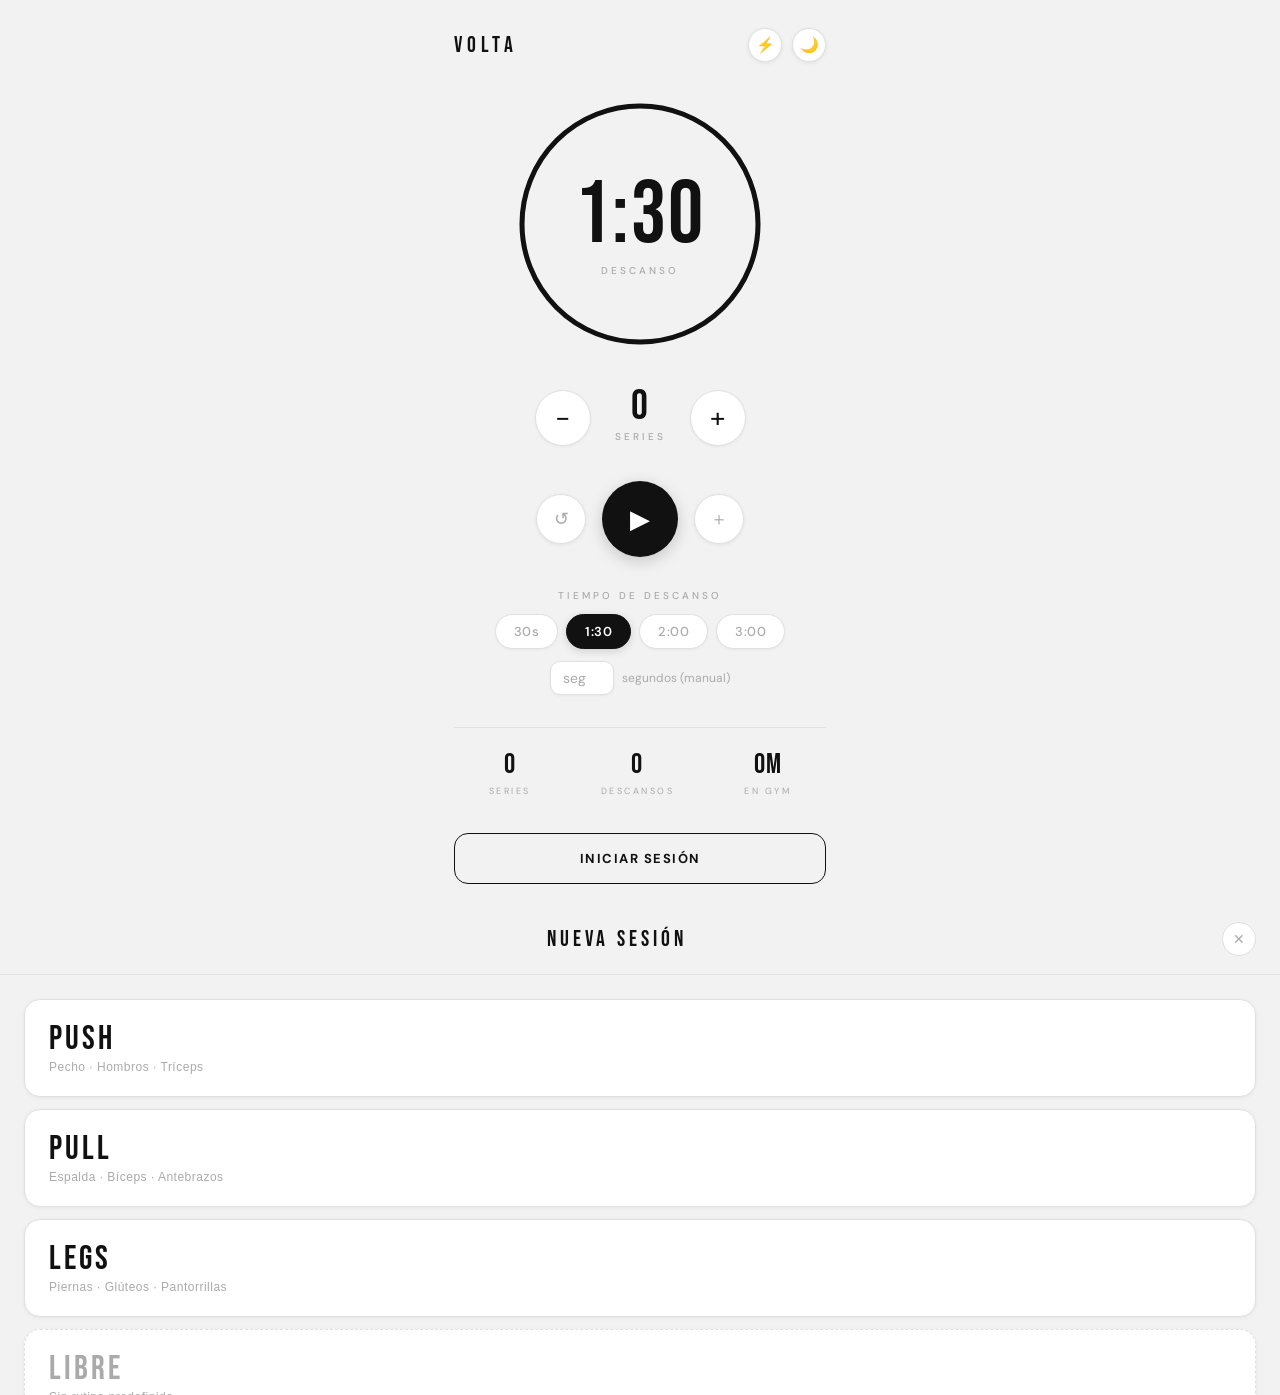
<file: index.html>
<!DOCTYPE html>
<html lang="es" data-theme="light">
<head>
  <meta charset="UTF-8">
  <meta name="viewport" content="width=device-width, initial-scale=1.0">
  <title>VOLTA</title>
  <link href="https://fonts.googleapis.com/css2?family=Bebas+Neue&family=DM+Sans:wght@300;400;500&display=swap" rel="stylesheet">
  <link rel="stylesheet" href="styles.css">
  <link rel="manifest" href="manifest.json">
  <meta name="theme-color" content="#0a0a0a">
  <meta name="apple-mobile-web-app-capable" content="yes">
  <meta name="apple-mobile-web-app-status-bar-style" content="black-translucent">
  <meta name="apple-mobile-web-app-title" content="VOLTA">
  <link rel="apple-touch-icon" href="icons/icon.svg">
  <script>
    (function () {
      const t = localStorage.getItem('gym-timer-theme') || 'light';
      document.documentElement.dataset.theme = t;
    })();
  </script>
</head>
<body>

<div class="flash" id="flash"></div>
<div class="complete-toast" id="toast">¡SERIE COMPLETADA!</div>

<!-- PR celebration overlay -->
<div class="pr-celebration" id="prCelebration">
  <div class="pr-cel-card">
    <div class="pr-cel-label">NUEVO RÉCORD PERSONAL</div>
    <div class="pr-cel-name" id="prCelName"></div>
    <div class="pr-cel-weight" id="prCelWeight"></div>
    <div class="pr-cel-sub">personal best</div>
  </div>
</div>

<!-- Plate calculator modal -->
<div class="mini-modal" id="plateModal">
  <div class="mini-modal-card">
    <div class="mini-modal-title">DISCOS POR LADO</div>
    <div class="plate-weight" id="plateWeight">0 kg</div>
    <div class="plate-bar-row">
      <span class="plate-bar-label">Barra</span>
      <button class="plate-bar-btn active" data-bar="20">20</button>
      <button class="plate-bar-btn" data-bar="15">15</button>
      <button class="plate-bar-btn" data-bar="10">10</button>
    </div>
    <div class="plate-result" id="plateResult"></div>
    <button class="mini-modal-close" id="btnPlateClose">Cerrar</button>
  </div>
</div>

<!-- History panel -->
<div class="history-panel" id="historyPanel">
  <div class="history-header">
    <span class="history-title">HISTORIAL</span>
    <button class="btn-close-history" id="btnCloseHistory">✕</button>
  </div>
  <div class="history-content" id="historyContent"></div>
  <div class="history-footer">
    <button class="btn-data" id="btnExportCsv">↓ CSV</button>
    <button class="btn-data" id="btnBackupJson">↓ Respaldo</button>
    <label class="btn-data" for="restoreFileInput">↑ Restaurar</label>
  </div>
  <input type="file" id="restoreFileInput" accept=".json,application/json" style="display:none">
</div>

<!-- FitNotes panel -->
<div class="fn-panel" id="fnPanel">
  <div class="fn-header">
    <div class="fn-header-left">
      <button class="btn-fn-back" id="btnFnBack">← Volver</button>
      <span class="fn-title" id="fnTitle">FITNOTES</span>
    </div>
    <div class="fn-header-right">
      <label class="btn-fn-import" for="fnFileInput">↑ Importar CSV</label>
      <input type="file" id="fnFileInput" accept=".csv">
      <button class="btn-close-fn" id="btnCloseFn">✕</button>
    </div>
  </div>

  <div class="fn-body">
    <!-- View: no data -->
    <div id="fnViewEmpty" class="fn-view">
      <div class="fn-empty-content">
        <div class="fn-empty-icon">📊</div>
        <p class="fn-empty-text">Importa tu historial de FitNotes</p>
        <p class="fn-empty-sub">En FitNotes: Más → Exportar datos → exporta el CSV y selecciónalo aquí</p>
        <label class="btn-fn-import-cta" for="fnFileInput">Seleccionar archivo CSV</label>
      </div>
    </div>

    <!-- View: search -->
    <div id="fnViewSearch" class="fn-view" style="display:none">
      <div class="fn-search-wrap">
        <input class="fn-search-input" id="fnSearchInput" type="text"
               placeholder="Buscar ejercicio..." autocomplete="off"/>
      </div>
      <div class="fn-import-info" id="fnImportInfo"></div>
      <div class="fn-results" id="fnResults"></div>
    </div>

    <!-- View: exercise history -->
    <div id="fnViewExercise" class="fn-view" style="display:none">
      <div class="fn-exercise-content" id="fnExerciseContent"></div>
    </div>
  </div>
</div>

<!-- PR panel -->
<div class="pr-panel" id="prPanel">
  <div class="pr-panel-header">
    <span class="pr-panel-title">RÉCORDS</span>
    <button class="btn-close-pr" id="btnClosePr">✕</button>
  </div>
  <div class="pr-panel-content" id="prPanelContent"></div>
</div>

<!-- Routine selector panel -->
<div class="routine-panel" id="routinePanel">

  <!-- View: routine type selection -->
  <div class="routine-view" id="routineViewType">
    <div class="routine-panel-header">
      <span class="routine-panel-title">NUEVA SESIÓN</span>
      <button class="btn-close-routine" id="btnCloseRoutine">✕</button>
    </div>
    <div class="routine-types">
      <button class="routine-type-btn" data-type="push">
        <span class="routine-type-name">PUSH</span>
        <span class="routine-type-sub">Pecho · Hombros · Tríceps</span>
      </button>
      <button class="routine-type-btn" data-type="pull">
        <span class="routine-type-name">PULL</span>
        <span class="routine-type-sub">Espalda · Bíceps · Antebrazos</span>
      </button>
      <button class="routine-type-btn" data-type="legs">
        <span class="routine-type-name">LEGS</span>
        <span class="routine-type-sub">Piernas · Glúteos · Pantorrillas</span>
      </button>
      <button class="routine-type-btn routine-type-libre" data-type="libre">
        <span class="routine-type-name">LIBRE</span>
        <span class="routine-type-sub">Sin rutina predefinida</span>
      </button>
    </div>
  </div>

  <!-- View: exercise selection -->
  <div class="routine-view" id="routineViewExercises" style="display:none">
    <div class="routine-panel-header">
      <button class="btn-routine-back" id="btnRoutineBack">← Volver</button>
      <span class="routine-panel-title" id="routineTitle">PUSH</span>
      <div class="routine-header-actions">
        <button class="btn-routine-edit" id="btnRoutineEdit">Editar</button>
        <button class="btn-close-routine" id="btnCloseRoutineEx">✕</button>
      </div>
    </div>
    <div class="routine-exercise-list" id="routineExerciseList"></div>
    <div class="routine-footer">
      <div class="routine-add-row">
        <input class="routine-add-input" id="routineQuickInput" type="text"
               placeholder="Añadir ejercicio..." autocomplete="off" list="fnExercisesList"/>
        <button class="btn-routine-add" id="btnRoutineQuickAdd">+</button>
      </div>
      <button class="btn-routine-start" id="btnRoutineStart">Empezar sesión</button>
    </div>
  </div>

  <!-- View: edit routine -->
  <div class="routine-view" id="routineViewEdit" style="display:none">
    <div class="routine-panel-header">
      <button class="btn-routine-back" id="btnRoutineBackEdit">← Volver</button>
      <span class="routine-panel-title" id="routineEditTitle">EDITAR</span>
      <button class="btn-routine-save" id="btnRoutineSave">Guardar</button>
    </div>
    <div class="routine-edit-list" id="routineEditList"></div>
    <div class="routine-edit-footer">
      <div class="routine-add-row">
        <input class="routine-add-input" id="routineAddInput" type="text"
               placeholder="Añadir ejercicio..." autocomplete="off" list="fnExercisesList"/>
        <datalist id="fnExercisesList"></datalist>
        <button class="btn-routine-add" id="btnRoutineAdd">+</button>
      </div>
      <button class="btn-routine-reset" id="btnRoutineReset">Restaurar desde FitNotes</button>
    </div>
  </div>

</div>

<div class="container">

  <div class="header">
    <div class="logo">VOLTA</div>
    <div class="header-right">
      <a class="btn-lite-top" href="./lite/" title="VOLTA Lite — modo gimnasio">⚡</a>
      <button class="btn-theme" id="btnTheme" title="Cambiar tema">🌙</button>
    </div>
  </div>

  <div class="timer-wrap">
    <svg class="ring-svg" viewBox="0 0 260 260">
      <circle class="ring-bg" cx="130" cy="130" r="118"/>
      <circle class="ring-progress" id="ringProgress" cx="130" cy="130" r="118"
        stroke-dasharray="741.4"
        stroke-dashoffset="0"/>
    </svg>
    <div class="timer-inner">
      <div class="time-display" id="timeDisplay">1:30</div>
      <div class="time-label" id="timeLabel">DESCANSO</div>
    </div>
  </div>

  <div class="sets-row">
    <button class="sets-btn" id="setsDown">−</button>
    <div class="sets-info">
      <div class="sets-display" id="setsDisplay">0</div>
      <div class="sets-label">SERIES</div>
      <div class="sets-dots" id="setsDots"></div>
    </div>
    <button class="sets-btn" id="setsUp">+</button>
  </div>

  <div class="active-exercise-bar" id="activeExerciseBar">
    <div class="active-ex-header">
      <span class="active-ex-dot"></span>
      <button class="active-ex-name" id="activeExName" title="Ir al registro"></button>
      <button class="active-ex-done" id="btnActiveExDone">✓ Terminar</button>
    </div>
    <div class="active-ex-last" id="activeExLast" style="display:none"></div>
    <div class="active-ex-body">
      <div class="active-ex-subrow">
        <span class="active-ex-setnum" id="activeExSetNum">SERIE 1</span>
        <button class="active-ex-plates" id="btnPlates" type="button">⚖ Discos</button>
      </div>
      <div class="active-ex-steppers">
        <div class="stepper">
          <button class="stepper-btn" id="stWeightDown" type="button">−</button>
          <div class="stepper-mid">
            <input class="stepper-value" id="stWeightVal" type="number" inputmode="decimal" min="0" step="0.5" placeholder="0"/>
            <span class="stepper-label">kg</span>
          </div>
          <button class="stepper-btn" id="stWeightUp" type="button">+</button>
        </div>
        <div class="stepper">
          <button class="stepper-btn" id="stRepsDown" type="button">−</button>
          <div class="stepper-mid">
            <input class="stepper-value" id="stRepsVal" type="number" inputmode="numeric" min="0" placeholder="0"/>
            <span class="stepper-label">reps</span>
          </div>
          <button class="stepper-btn" id="stRepsUp" type="button">+</button>
        </div>
      </div>
    </div>
  </div>

  <div class="controls">
    <button class="btn-secondary" id="btnReset" title="Reset">↺</button>
    <button class="btn-main" id="btnPlay">▶</button>
    <button class="btn-secondary" id="btnSet" title="Registrar serie">＋</button>
  </div>

  <div class="duration-section">
    <div class="section-label">Tiempo de descanso</div>
    <div class="duration-pills" id="pills">
      <button class="pill" data-val="30">30s</button>
      <button class="pill active" data-val="90">1:30</button>
      <button class="pill" data-val="120">2:00</button>
      <button class="pill" data-val="180">3:00</button>
    </div>
    <div class="custom-row">
      <input class="custom-input" id="customInput" type="number" min="5" max="600" placeholder="seg"/>
      <span class="custom-label">segundos (manual)</span>
    </div>
  </div>

  <div class="stats-bar">
    <div class="stat">
      <div class="stat-value" id="statSets">0</div>
      <div class="stat-label">Series</div>
    </div>
    <div class="stat">
      <div class="stat-value" id="statRests">0</div>
      <div class="stat-label">Descansos</div>
    </div>
    <div class="stat">
      <div class="stat-value" id="statTime">0m</div>
      <div class="stat-label">En gym</div>
    </div>
  </div>

  <button class="btn-start-session" id="btnStartSession">Iniciar sesión</button>

  <!-- ── Session log ──────────────────────────────────── -->
  <div class="session-clock" id="sessionClock">
    <div class="session-clock-left">
      <span class="session-clock-dot"></span>
      <span class="session-clock-label">EN SESIÓN</span>
      <span class="session-clock-time" id="sessionClockDisplay">00:00:00</span>
      <button class="btn-reset-clock" id="btnResetClock" title="Reiniciar cronómetro">↺</button>
    </div>
    <button class="btn-end-session" id="btnEndSession">Terminar sesión</button>
  </div>

  <div class="log-section">
    <div class="section-label">Registrar ejercicio</div>

    <div class="session-plan" id="sessionPlan" style="display:none">
      <div class="plan-chips" id="planChips"></div>
    </div>

    <div class="log-form" id="logForm">
      <input class="log-input-wide" id="logExercise" type="text" placeholder="Nombre del ejercicio" autocomplete="off" list="fnExercisesList"/>
      <div class="log-sets-list" id="logSetsList"></div>
      <button class="btn-log-add-set" id="btnLogAddSet" type="button">+ Añadir serie</button>
      <button class="btn-log-save" id="btnLogSave">Guardar ejercicio</button>
    </div>

    <div class="session-log" id="sessionLog"></div>

    <button class="btn-history" id="btnHistory">Ver sesiones anteriores</button>
    <button class="btn-fitnotes" id="btnFitNotes">Historial FitNotes</button>
    <button class="btn-prs" id="btnPRs">Ver récords personales</button>
  </div>

</div>

<script src="app.js"></script>
<script>
  if ('serviceWorker' in navigator) {
    window.addEventListener('load', () =>
      navigator.serviceWorker.register('./sw.js')
    );
  }
</script>
</body>
</html>
</file>
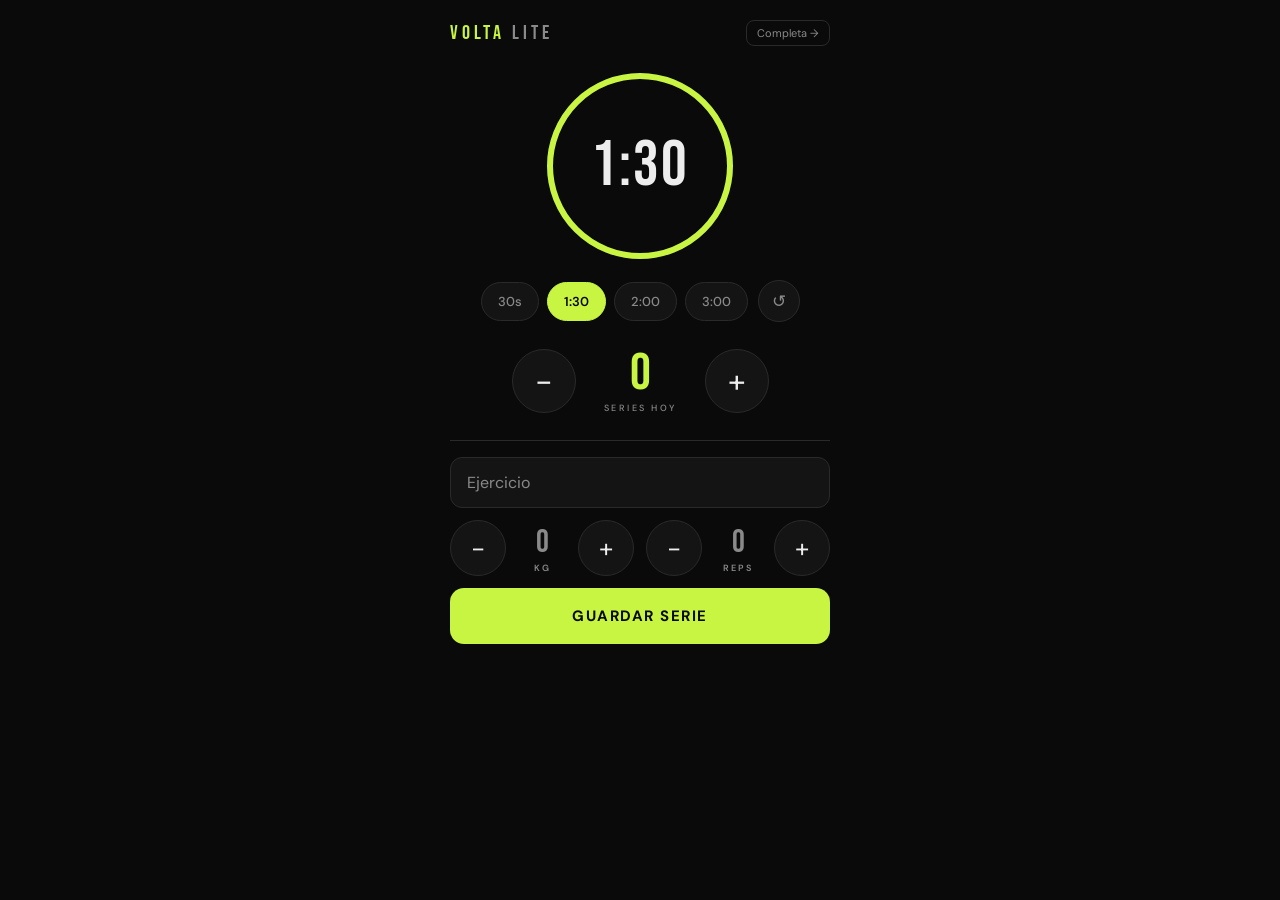
<file: lite/index.html>
<!DOCTYPE html>
<html lang="es">
<head>
  <meta charset="UTF-8">
  <meta name="viewport" content="width=device-width, initial-scale=1.0">
  <title>VOLTA LITE</title>
  <link href="https://fonts.googleapis.com/css2?family=Bebas+Neue&family=DM+Sans:wght@400;500;600&display=swap" rel="stylesheet">
  <link rel="stylesheet" href="styles.css">
  <link rel="manifest" href="manifest.json">
  <meta name="theme-color" content="#0a0a0a">
  <meta name="apple-mobile-web-app-capable" content="yes">
  <meta name="apple-mobile-web-app-status-bar-style" content="black-translucent">
  <meta name="apple-mobile-web-app-title" content="VOLTA LITE">
  <link rel="apple-touch-icon" href="../icons/icon.svg">
</head>
<body>

<div class="flash" id="flash"></div>
<div class="toast" id="toast"></div>

<div class="container">

  <header class="header">
    <span class="logo">VOLTA <em>LITE</em></span>
    <a class="full-link" href="../">Completa →</a>
  </header>

  <!-- Timer -->
  <button class="ring-wrap" id="ringWrap" title="Tocar para iniciar / pausar">
    <svg class="ring-svg" viewBox="0 0 200 200">
      <circle class="ring-bg" cx="100" cy="100" r="90"/>
      <circle class="ring-progress" id="ringProgress" cx="100" cy="100" r="90"
        stroke-dasharray="565.5" stroke-dashoffset="0"/>
    </svg>
    <span class="time" id="timeDisplay">1:30</span>
  </button>

  <div class="pills-row">
    <div class="pills" id="pills">
      <button class="pill" data-val="30">30s</button>
      <button class="pill active" data-val="90">1:30</button>
      <button class="pill" data-val="120">2:00</button>
      <button class="pill" data-val="180">3:00</button>
    </div>
    <button class="btn-reset" id="btnReset" title="Reiniciar timer">↺</button>
  </div>

  <!-- Set counter -->
  <div class="counter">
    <button class="cnt-btn" id="cntDown">−</button>
    <div class="cnt-mid">
      <div class="cnt-val" id="cntVal">0</div>
      <div class="cnt-label">SERIES HOY</div>
    </div>
    <button class="cnt-btn" id="cntUp">+</button>
  </div>

  <!-- Quick log -->
  <div class="log">
    <input class="ex-input" id="exName" type="text" placeholder="Ejercicio"
           autocomplete="off" list="exList"/>
    <datalist id="exList"></datalist>

    <div class="last-line" id="lastLine" style="display:none"></div>

    <div class="steppers">
      <div class="stepper">
        <button class="st-btn" id="wDown">−</button>
        <div class="st-mid">
          <input class="st-val" id="wVal" type="number" inputmode="decimal" min="0" step="0.5" placeholder="0"/>
          <span class="st-label">kg</span>
        </div>
        <button class="st-btn" id="wUp">+</button>
      </div>
      <div class="stepper">
        <button class="st-btn" id="rDown">−</button>
        <div class="st-mid">
          <input class="st-val" id="rVal" type="number" inputmode="numeric" min="0" placeholder="0"/>
          <span class="st-label">reps</span>
        </div>
        <button class="st-btn" id="rUp">+</button>
      </div>
    </div>

    <button class="btn-save" id="btnSave">GUARDAR SERIE</button>

    <div class="today-line" id="todayLine" style="display:none"></div>
  </div>

</div>

<script src="app.js"></script>
<script>
  if ('serviceWorker' in navigator) {
    window.addEventListener('load', () => navigator.serviceWorker.register('../sw.js'));
  }
</script>
</body>
</html>
</file>
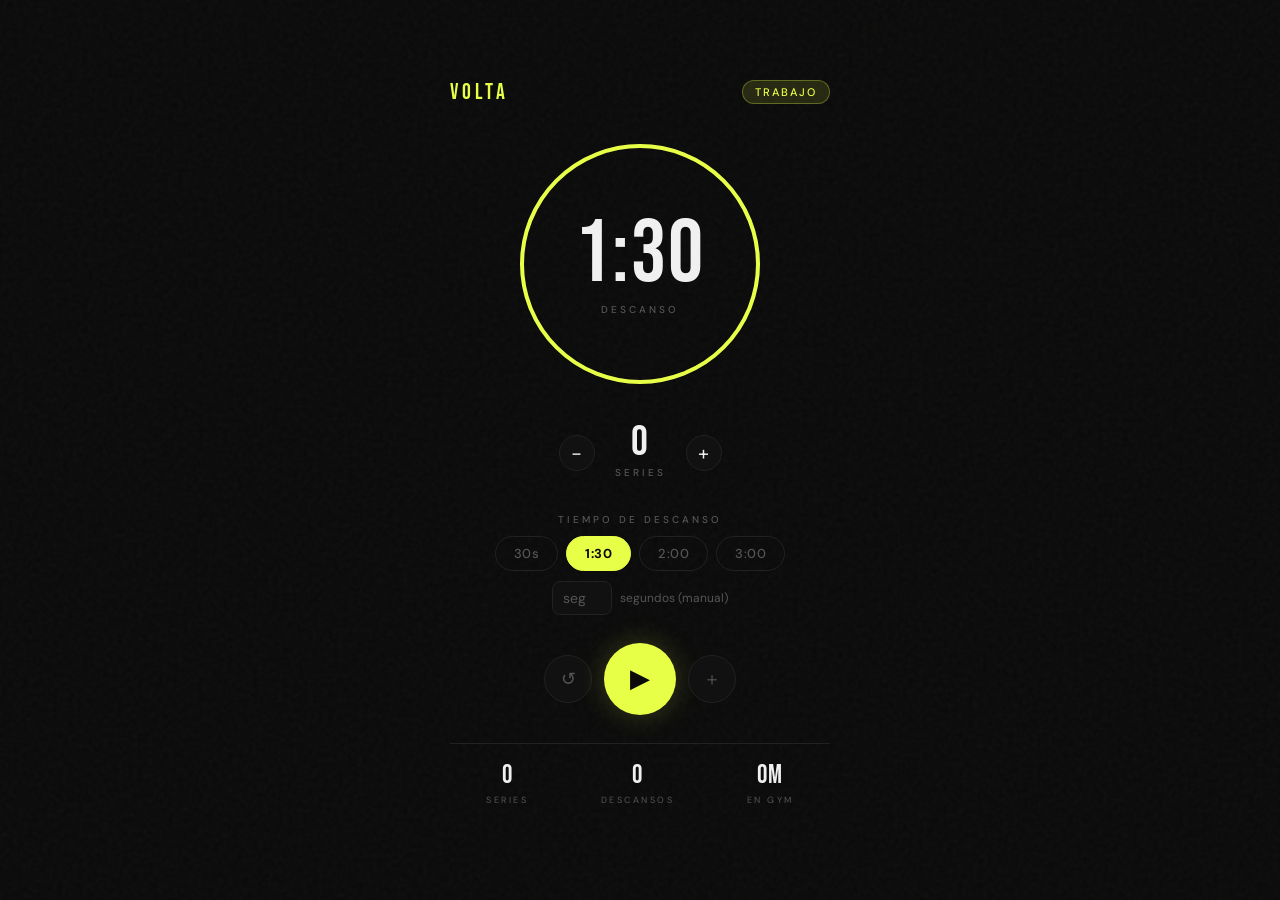
<file: gym-timer.html>
<!DOCTYPE html>
<html lang="es">
<head>
<meta charset="UTF-8">
<meta name="viewport" content="width=device-width, initial-scale=1.0">
<title>VOLTA</title>
<link href="https://fonts.googleapis.com/css2?family=Bebas+Neue&family=DM+Sans:wght@300;400;500&display=swap" rel="stylesheet">
<style>
  :root {
    --bg: #0a0a0a;
    --surface: #111111;
    --border: #222222;
    --accent: #e8ff47;
    --accent-dim: #b8cc38;
    --text: #f0f0f0;
    --muted: #555555;
    --danger: #ff4747;
    --rest: #47b8ff;
  }

  * { margin: 0; padding: 0; box-sizing: border-box; }

  body {
    background: var(--bg);
    color: var(--text);
    font-family: 'DM Sans', sans-serif;
    min-height: 100vh;
    display: flex;
    flex-direction: column;
    align-items: center;
    justify-content: center;
    overflow: hidden;
    user-select: none;
  }

  /* Subtle grain overlay */
  body::before {
    content: '';
    position: fixed;
    inset: 0;
    background-image: url("data:image/svg+xml,%3Csvg viewBox='0 0 200 200' xmlns='http://www.w3.org/2000/svg'%3E%3Cfilter id='n'%3E%3CfeTurbulence type='fractalNoise' baseFrequency='0.9' numOctaves='4' stitchTiles='stitch'/%3E%3C/filter%3E%3Crect width='100%25' height='100%25' filter='url(%23n)' opacity='0.04'/%3E%3C/svg%3E");
    pointer-events: none;
    z-index: 0;
  }

  .container {
    position: relative;
    z-index: 1;
    width: 100%;
    max-width: 420px;
    padding: 24px 20px;
    display: flex;
    flex-direction: column;
    align-items: center;
    gap: 28px;
  }

  /* Header */
  .header {
    width: 100%;
    display: flex;
    align-items: center;
    justify-content: space-between;
  }

  .logo {
    font-family: 'Bebas Neue', cursive;
    font-size: 22px;
    letter-spacing: 4px;
    color: var(--accent);
  }

  .phase-badge {
    font-size: 11px;
    font-weight: 500;
    letter-spacing: 2px;
    text-transform: uppercase;
    padding: 4px 12px;
    border-radius: 20px;
    transition: all 0.3s;
  }

  .phase-badge.work {
    background: rgba(232,255,71,0.12);
    color: var(--accent);
    border: 1px solid rgba(232,255,71,0.3);
  }

  .phase-badge.rest {
    background: rgba(71,184,255,0.12);
    color: var(--rest);
    border: 1px solid rgba(71,184,255,0.3);
  }

  /* Timer ring */
  .timer-wrap {
    position: relative;
    width: 260px;
    height: 260px;
    display: flex;
    align-items: center;
    justify-content: center;
  }

  .ring-svg {
    position: absolute;
    inset: 0;
    width: 100%;
    height: 100%;
    transform: rotate(-90deg);
  }

  .ring-bg {
    fill: none;
    stroke: var(--border);
    stroke-width: 4;
  }

  .ring-progress {
    fill: none;
    stroke: var(--accent);
    stroke-width: 4;
    stroke-linecap: round;
    transition: stroke-dashoffset 0.5s linear, stroke 0.3s;
  }

  .ring-progress.rest-mode {
    stroke: var(--rest);
  }

  .timer-inner {
    display: flex;
    flex-direction: column;
    align-items: center;
    gap: 4px;
  }

  .time-display {
    font-family: 'Bebas Neue', cursive;
    font-size: 88px;
    line-height: 1;
    letter-spacing: 2px;
    color: var(--text);
    transition: color 0.3s;
  }

  .time-display.warning {
    color: var(--danger);
    animation: pulse 0.5s infinite alternate;
  }

  @keyframes pulse {
    from { opacity: 1; }
    to { opacity: 0.5; }
  }

  .time-label {
    font-size: 10px;
    letter-spacing: 3px;
    text-transform: uppercase;
    color: var(--muted);
    font-weight: 500;
  }

  /* Sets counter */
  .sets-row {
    display: flex;
    align-items: center;
    gap: 20px;
  }

  .sets-btn {
    width: 36px;
    height: 36px;
    border-radius: 50%;
    border: 1px solid var(--border);
    background: var(--surface);
    color: var(--text);
    font-size: 20px;
    cursor: pointer;
    display: flex;
    align-items: center;
    justify-content: center;
    transition: all 0.15s;
    line-height: 1;
    font-family: 'DM Sans', sans-serif;
  }

  .sets-btn:hover {
    border-color: var(--accent);
    color: var(--accent);
  }

  .sets-info {
    display: flex;
    flex-direction: column;
    align-items: center;
    gap: 2px;
  }

  .sets-display {
    font-family: 'Bebas Neue', cursive;
    font-size: 42px;
    line-height: 1;
    letter-spacing: 2px;
  }

  .sets-label {
    font-size: 10px;
    letter-spacing: 3px;
    text-transform: uppercase;
    color: var(--muted);
    font-weight: 500;
  }

  .sets-dots {
    display: flex;
    gap: 6px;
    margin-top: 4px;
  }

  .dot {
    width: 8px;
    height: 8px;
    border-radius: 50%;
    background: var(--border);
    transition: all 0.2s;
  }

  .dot.done {
    background: var(--accent);
  }

  /* Duration selector */
  .duration-section {
    width: 100%;
    display: flex;
    flex-direction: column;
    gap: 10px;
  }

  .section-label {
    font-size: 10px;
    letter-spacing: 3px;
    text-transform: uppercase;
    color: var(--muted);
    font-weight: 500;
    text-align: center;
  }

  .duration-pills {
    display: flex;
    gap: 8px;
    justify-content: center;
    flex-wrap: wrap;
  }

  .pill {
    padding: 8px 18px;
    border-radius: 30px;
    border: 1px solid var(--border);
    background: transparent;
    color: var(--muted);
    font-family: 'DM Sans', sans-serif;
    font-size: 13px;
    font-weight: 500;
    cursor: pointer;
    transition: all 0.15s;
    letter-spacing: 0.5px;
  }

  .pill:hover {
    border-color: var(--accent);
    color: var(--accent);
  }

  .pill.active {
    background: var(--accent);
    border-color: var(--accent);
    color: #0a0a0a;
    font-weight: 700;
  }

  /* Custom input */
  .custom-row {
    display: flex;
    align-items: center;
    gap: 8px;
    justify-content: center;
  }

  .custom-input {
    width: 60px;
    background: var(--surface);
    border: 1px solid var(--border);
    border-radius: 8px;
    color: var(--text);
    font-family: 'DM Sans', sans-serif;
    font-size: 14px;
    padding: 7px 10px;
    text-align: center;
    outline: none;
    transition: border-color 0.2s;
  }

  .custom-input:focus {
    border-color: var(--accent);
  }

  .custom-input::placeholder {
    color: var(--muted);
  }

  .custom-label {
    font-size: 12px;
    color: var(--muted);
  }

  /* Main controls */
  .controls {
    display: flex;
    gap: 12px;
    align-items: center;
  }

  .btn-main {
    width: 72px;
    height: 72px;
    border-radius: 50%;
    border: none;
    background: var(--accent);
    color: #0a0a0a;
    font-size: 26px;
    cursor: pointer;
    display: flex;
    align-items: center;
    justify-content: center;
    transition: all 0.15s;
    box-shadow: 0 0 28px rgba(232,255,71,0.2);
  }

  .btn-main:hover {
    transform: scale(1.06);
    box-shadow: 0 0 40px rgba(232,255,71,0.35);
  }

  .btn-main:active {
    transform: scale(0.96);
  }

  .btn-main.rest-mode {
    background: var(--rest);
    box-shadow: 0 0 28px rgba(71,184,255,0.2);
  }

  .btn-secondary {
    width: 48px;
    height: 48px;
    border-radius: 50%;
    border: 1px solid var(--border);
    background: var(--surface);
    color: var(--muted);
    font-size: 18px;
    cursor: pointer;
    display: flex;
    align-items: center;
    justify-content: center;
    transition: all 0.15s;
  }

  .btn-secondary:hover {
    border-color: var(--muted);
    color: var(--text);
  }

  /* Stats bar */
  .stats-bar {
    width: 100%;
    display: flex;
    justify-content: space-around;
    padding: 16px 0;
    border-top: 1px solid var(--border);
  }

  .stat {
    display: flex;
    flex-direction: column;
    align-items: center;
    gap: 3px;
  }

  .stat-value {
    font-family: 'Bebas Neue', cursive;
    font-size: 26px;
    letter-spacing: 1px;
  }

  .stat-label {
    font-size: 9px;
    letter-spacing: 2.5px;
    text-transform: uppercase;
    color: var(--muted);
  }

  /* Flash overlay */
  .flash {
    position: fixed;
    inset: 0;
    background: var(--accent);
    opacity: 0;
    pointer-events: none;
    z-index: 999;
    transition: opacity 0.1s;
  }

  .flash.active {
    animation: flashAnim 0.6s ease-out forwards;
  }

  @keyframes flashAnim {
    0%   { opacity: 0.25; }
    100% { opacity: 0; }
  }

  /* Completed overlay */
  .complete-toast {
    position: fixed;
    bottom: 32px;
    left: 50%;
    transform: translateX(-50%) translateY(80px);
    background: var(--accent);
    color: #0a0a0a;
    font-family: 'Bebas Neue', cursive;
    font-size: 16px;
    letter-spacing: 3px;
    padding: 12px 28px;
    border-radius: 30px;
    z-index: 100;
    transition: transform 0.35s cubic-bezier(0.34,1.56,0.64,1);
    pointer-events: none;
  }

  .complete-toast.show {
    transform: translateX(-50%) translateY(0);
  }
</style>
</head>
<body>

<div class="flash" id="flash"></div>
<div class="complete-toast" id="toast">¡SERIE COMPLETADA!</div>

<div class="container">

  <div class="header">
    <div class="logo">VOLTA</div>
    <div class="phase-badge work" id="phaseBadge">TRABAJO</div>
  </div>

  <!-- Timer ring -->
  <div class="timer-wrap">
    <svg class="ring-svg" viewBox="0 0 260 260">
      <circle class="ring-bg" cx="130" cy="130" r="118"/>
      <circle class="ring-progress" id="ringProgress" cx="130" cy="130" r="118"
        stroke-dasharray="741.4"
        stroke-dashoffset="0"/>
    </svg>
    <div class="timer-inner">
      <div class="time-display" id="timeDisplay">1:30</div>
      <div class="time-label" id="timeLabel">DESCANSO</div>
    </div>
  </div>

  <!-- Sets -->
  <div class="sets-row">
    <button class="sets-btn" id="setsDown">−</button>
    <div class="sets-info">
      <div class="sets-display" id="setsDisplay">0</div>
      <div class="sets-label">SERIES</div>
      <div class="sets-dots" id="setsDots"></div>
    </div>
    <button class="sets-btn" id="setsUp">+</button>
  </div>

  <!-- Duration -->
  <div class="duration-section">
    <div class="section-label">Tiempo de descanso</div>
    <div class="duration-pills" id="pills">
      <button class="pill" data-val="30">30s</button>
      <button class="pill active" data-val="90">1:30</button>
      <button class="pill" data-val="120">2:00</button>
      <button class="pill" data-val="180">3:00</button>
    </div>
    <div class="custom-row">
      <input class="custom-input" id="customInput" type="number" min="5" max="600" placeholder="seg"/>
      <span class="custom-label">segundos (manual)</span>
    </div>
  </div>

  <!-- Controls -->
  <div class="controls">
    <button class="btn-secondary" id="btnReset" title="Reset">↺</button>
    <button class="btn-main" id="btnPlay">▶</button>
    <button class="btn-secondary" id="btnSet" title="Registrar serie">＋</button>
  </div>

  <!-- Stats -->
  <div class="stats-bar">
    <div class="stat">
      <div class="stat-value" id="statSets">0</div>
      <div class="stat-label">Series</div>
    </div>
    <div class="stat">
      <div class="stat-value" id="statRests">0</div>
      <div class="stat-label">Descansos</div>
    </div>
    <div class="stat">
      <div class="stat-value" id="statTime">0m</div>
      <div class="stat-label">En gym</div>
    </div>
  </div>

</div>

<script>
// ─── State ───────────────────────────────────────────────────────────────────
let restDuration = 90;       // seconds
let remaining    = 90;
let totalDuration = 90;
let running      = false;
let interval     = null;
let phase        = 'idle';   // idle | rest
let sets         = 0;
let totalRests   = 0;
let sessionStart = null;

// Ring params
const CIRCUMFERENCE = 2 * Math.PI * 118; // 741.4

// ─── Elements ────────────────────────────────────────────────────────────────
const timeDisplay  = document.getElementById('timeDisplay');
const timeLabel    = document.getElementById('timeLabel');
const ringProgress = document.getElementById('ringProgress');
const phaseBadge   = document.getElementById('phaseBadge');
const setsDisplay  = document.getElementById('setsDisplay');
const setsDots     = document.getElementById('setsDots');
const statSets     = document.getElementById('statSets');
const statRests    = document.getElementById('statRests');
const statTime     = document.getElementById('statTime');
const btnPlay      = document.getElementById('btnPlay');
const btnReset     = document.getElementById('btnReset');
const btnSet       = document.getElementById('btnSet');
const pills        = document.querySelectorAll('.pill');
const customInput  = document.getElementById('customInput');
const flash        = document.getElementById('flash');
const toast        = document.getElementById('toast');
const setsDown     = document.getElementById('setsDown');
const setsUp       = document.getElementById('setsUp');

// ─── Helpers ─────────────────────────────────────────────────────────────────
function fmtTime(s) {
  const m = Math.floor(s / 60);
  const sec = s % 60;
  return m > 0 ? `${m}:${String(sec).padStart(2,'0')}` : `${sec}`;
}

function setRing(ratio) {
  const offset = CIRCUMFERENCE * (1 - ratio);
  ringProgress.style.strokeDashoffset = offset;
}

function updateDisplay() {
  timeDisplay.textContent = fmtTime(remaining);
  // warning below 6s
  if (remaining <= 5 && running) {
    timeDisplay.classList.add('warning');
  } else {
    timeDisplay.classList.remove('warning');
  }
}

function flashScreen() {
  flash.classList.remove('active');
  void flash.offsetWidth;
  flash.classList.add('active');
}

function showToast(msg) {
  toast.textContent = msg;
  toast.classList.add('show');
  setTimeout(() => toast.classList.remove('show'), 2000);
}

function beep(type = 'end') {
  try {
    const ctx = new (window.AudioContext || window.webkitAudioContext)();
    if (type === 'end') {
      // Three short beeps
      [0, 0.18, 0.36].forEach((delay, i) => {
        const osc = ctx.createOscillator();
        const gain = ctx.createGain();
        osc.connect(gain); gain.connect(ctx.destination);
        osc.frequency.value = i === 2 ? 880 : 660;
        osc.type = 'sine';
        gain.gain.setValueAtTime(0.3, ctx.currentTime + delay);
        gain.gain.exponentialRampToValueAtTime(0.001, ctx.currentTime + delay + 0.15);
        osc.start(ctx.currentTime + delay);
        osc.stop(ctx.currentTime + delay + 0.15);
      });
    } else {
      // Single tick for set register
      const osc = ctx.createOscillator();
      const gain = ctx.createGain();
      osc.connect(gain); gain.connect(ctx.destination);
      osc.frequency.value = 1100;
      osc.type = 'sine';
      gain.gain.setValueAtTime(0.2, ctx.currentTime);
      gain.gain.exponentialRampToValueAtTime(0.001, ctx.currentTime + 0.08);
      osc.start(ctx.currentTime);
      osc.stop(ctx.currentTime + 0.08);
    }
  } catch(e) {}
}

function updateDots() {
  setsDots.innerHTML = '';
  const max = Math.min(sets, 8);
  for (let i = 0; i < max; i++) {
    const d = document.createElement('div');
    d.className = 'dot done';
    setsDots.appendChild(d);
  }
}

function updateSessionTime() {
  if (!sessionStart) { statTime.textContent = '0m'; return; }
  const mins = Math.floor((Date.now() - sessionStart) / 60000);
  statTime.textContent = mins + 'm';
}

// ─── Timer logic ─────────────────────────────────────────────────────────────
function startRest() {
  phase = 'rest';
  remaining = restDuration;
  totalDuration = restDuration;
  running = true;
  phaseBadge.textContent = 'DESCANSO';
  phaseBadge.className = 'phase-badge rest';
  timeLabel.textContent = 'DESCANSO';
  btnPlay.classList.add('rest-mode');
  ringProgress.classList.add('rest-mode');
  btnPlay.textContent = '⏸';
  setRing(1);
  clearInterval(interval);
  interval = setInterval(tick, 1000);
}

function tick() {
  remaining--;
  updateDisplay();
  setRing(remaining / totalDuration);
  if (remaining <= 0) {
    clearInterval(interval);
    running = false;
    phase = 'idle';
    totalRests++;
    statRests.textContent = totalRests;
    beep('end');
    flashScreen();
    showToast('¡A TRABAJAR!');
    phaseBadge.textContent = 'TRABAJO';
    phaseBadge.className = 'phase-badge work';
    timeLabel.textContent = 'DESCANSO';
    btnPlay.classList.remove('rest-mode');
    ringProgress.classList.remove('rest-mode');
    btnPlay.textContent = '▶';
    remaining = restDuration;
    updateDisplay();
    setRing(1);
  }
}

function pauseResume() {
  if (phase === 'idle' && !running) {
    // Start rest
    if (!sessionStart) sessionStart = Date.now();
    startRest();
    return;
  }
  if (running) {
    clearInterval(interval);
    running = false;
    btnPlay.textContent = '▶';
  } else {
    running = true;
    btnPlay.textContent = '⏸';
    interval = setInterval(tick, 1000);
  }
}

function reset() {
  clearInterval(interval);
  running = false;
  phase = 'idle';
  remaining = restDuration;
  totalDuration = restDuration;
  updateDisplay();
  setRing(1);
  phaseBadge.textContent = 'TRABAJO';
  phaseBadge.className = 'phase-badge work';
  timeLabel.textContent = 'DESCANSO';
  btnPlay.classList.remove('rest-mode');
  ringProgress.classList.remove('rest-mode');
  btnPlay.textContent = '▶';
  timeDisplay.classList.remove('warning');
}

function registerSet() {
  if (!sessionStart) sessionStart = Date.now();
  sets++;
  setsDisplay.textContent = sets;
  statSets.textContent = sets;
  updateDots();
  beep('set');
  showToast('¡SERIE COMPLETADA!');
  // Auto-start rest
  startRest();
}

// ─── Duration selection ───────────────────────────────────────────────────────
pills.forEach(p => {
  p.addEventListener('click', () => {
    pills.forEach(x => x.classList.remove('active'));
    p.classList.add('active');
    restDuration = parseInt(p.dataset.val);
    customInput.value = '';
    if (!running) {
      remaining = restDuration;
      totalDuration = restDuration;
      updateDisplay();
      setRing(1);
    }
  });
});

customInput.addEventListener('input', () => {
  const v = parseInt(customInput.value);
  if (v >= 5 && v <= 600) {
    pills.forEach(x => x.classList.remove('active'));
    restDuration = v;
    if (!running) {
      remaining = restDuration;
      totalDuration = restDuration;
      updateDisplay();
      setRing(1);
    }
  }
});

// ─── Manual set counter ───────────────────────────────────────────────────────
setsDown.addEventListener('click', () => {
  if (sets > 0) {
    sets--;
    setsDisplay.textContent = sets;
    statSets.textContent = sets;
    updateDots();
  }
});

setsUp.addEventListener('click', () => {
  sets++;
  setsDisplay.textContent = sets;
  statSets.textContent = sets;
  updateDots();
});

// ─── Button listeners ─────────────────────────────────────────────────────────
btnPlay.addEventListener('click', pauseResume);
btnReset.addEventListener('click', reset);
btnSet.addEventListener('click', registerSet);

// Update session time every minute
setInterval(updateSessionTime, 30000);

// ─── Init ─────────────────────────────────────────────────────────────────────
updateDisplay();
setRing(1);
</script>
</body>
</html>
</file>
<file: styles.css>
/* ─── Light theme ────────────────────────────────────────────────────────── */
:root {
  --bg: #f2f2f2;
  --surface: #ffffff;
  --border: #e0e0e0;
  --accent: #111111;
  --text: #111111;
  --muted: #aaaaaa;
  --danger: #e53935;
  --rest: #1565c0;
}

/* ─── Dark theme: neutral black + volt ───────────────────────────────────── */
[data-theme="dark"] {
  --bg: #0a0a0a;
  --surface: #141414;
  --border: #2a2a2a;
  --accent: #c8f542;
  --text: #ededed;
  --muted: #8a8a8a;
  --danger: #ff5c5c;
  --rest: #e8e8e8;
}

* { margin: 0; padding: 0; box-sizing: border-box; }

body {
  background: var(--bg);
  color: var(--text);
  font-family: 'DM Sans', sans-serif;
  min-height: 100vh;
  display: flex;
  flex-direction: column;
  align-items: center;
  overflow-y: auto;
  padding: 28px 0 48px;
  transition: background 0.3s, color 0.3s;
  user-select: none;
}

.container {
  width: 100%;
  max-width: 420px;
  padding: 0 24px;
  display: flex;
  flex-direction: column;
  align-items: center;
  gap: 32px;
}

/* ─── Header ─────────────────────────────────────────────────────────────── */
.header {
  width: 100%;
  display: flex;
  align-items: center;
  justify-content: space-between;
}

.logo {
  font-family: 'Bebas Neue', cursive;
  font-size: 22px;
  letter-spacing: 5px;
  color: var(--accent);
}

.header-right {
  display: flex;
  align-items: center;
  gap: 10px;
}

.btn-theme {
  width: 34px;
  height: 34px;
  border-radius: 50%;
  border: 1.5px solid var(--border);
  background: var(--surface);
  font-size: 15px;
  cursor: pointer;
  display: flex;
  align-items: center;
  justify-content: center;
  transition: all 0.2s;
  box-shadow: 0 1px 4px rgba(0,0,0,0.08);
}

.btn-theme:hover {
  border-color: var(--accent);
  transform: scale(1.08);
}

.btn-lite-top {
  width: 34px;
  height: 34px;
  border-radius: 50%;
  border: 1.5px solid var(--border);
  background: var(--surface);
  font-size: 15px;
  text-decoration: none;
  display: flex;
  align-items: center;
  justify-content: center;
  transition: all 0.2s;
  box-shadow: 0 1px 4px rgba(0,0,0,0.08);
}

.btn-lite-top:hover {
  border-color: var(--accent);
  transform: scale(1.08);
}

.phase-badge {
  font-size: 10px;
  font-weight: 600;
  letter-spacing: 2.5px;
  text-transform: uppercase;
  padding: 5px 14px;
  border-radius: 20px;
  transition: all 0.3s;
}

.phase-badge.work {
  background: #111111;
  color: #ffffff;
  border: 1px solid #111111;
}

.phase-badge.rest {
  background: #1565c0;
  color: #ffffff;
  border: 1px solid #1565c0;
}

[data-theme="dark"] .phase-badge.work {
  background: rgba(200, 245, 66, 0.12);
  color: #c8f542;
  border: 1px solid rgba(200, 245, 66, 0.35);
}

[data-theme="dark"] .phase-badge.rest {
  background: rgba(255, 255, 255, 0.08);
  color: #e8e8e8;
  border: 1px solid rgba(255, 255, 255, 0.25);
}

/* ─── Timer ring ─────────────────────────────────────────────────────────── */
.timer-wrap {
  position: relative;
  width: 260px;
  height: 260px;
  display: flex;
  align-items: center;
  justify-content: center;
}

.ring-svg {
  position: absolute;
  inset: 0;
  width: 100%;
  height: 100%;
  transform: rotate(-90deg);
}

.ring-bg {
  fill: none;
  stroke: var(--border);
  stroke-width: 5;
}

.ring-progress {
  fill: none;
  stroke: var(--accent);
  stroke-width: 5;
  stroke-linecap: round;
  transition: stroke-dashoffset 0.5s linear, stroke 0.3s;
}

.ring-progress.rest-mode {
  stroke: var(--rest);
}

.timer-inner {
  display: flex;
  flex-direction: column;
  align-items: center;
  gap: 4px;
}

.time-display {
  font-family: 'Bebas Neue', cursive;
  font-size: 88px;
  line-height: 1;
  letter-spacing: 2px;
  color: var(--text);
  transition: color 0.3s;
}

.time-display.warning {
  color: var(--danger);
  animation: pulse 0.5s infinite alternate;
}

@keyframes pulse {
  from { opacity: 1; }
  to   { opacity: 0.4; }
}

.time-label {
  font-size: 10px;
  letter-spacing: 3px;
  text-transform: uppercase;
  color: var(--muted);
  font-weight: 500;
}

/* ─── Sets counter ───────────────────────────────────────────────────────── */
.sets-row {
  display: flex;
  align-items: center;
  gap: 24px;
}

.sets-btn {
  width: 56px;
  height: 56px;
  border-radius: 50%;
  border: 1.5px solid var(--border);
  background: var(--surface);
  color: var(--text);
  font-size: 28px;
  cursor: pointer;
  display: flex;
  align-items: center;
  justify-content: center;
  transition: all 0.15s;
  line-height: 1;
  font-family: 'DM Sans', sans-serif;
  box-shadow: 0 1px 3px rgba(0,0,0,0.06);
}

.sets-btn:hover {
  border-color: var(--accent);
  background: var(--accent);
  color: #ffffff;
}

[data-theme="dark"] .sets-btn:hover {
  color: #0a0a0a;
}

.sets-info {
  display: flex;
  flex-direction: column;
  align-items: center;
  gap: 2px;
}

.sets-display {
  font-family: 'Bebas Neue', cursive;
  font-size: 42px;
  line-height: 1;
  letter-spacing: 2px;
  color: var(--accent);
}

.sets-label {
  font-size: 10px;
  letter-spacing: 3px;
  text-transform: uppercase;
  color: var(--muted);
  font-weight: 500;
}

.sets-dots {
  display: flex;
  gap: 6px;
  margin-top: 4px;
}

.dot {
  width: 7px;
  height: 7px;
  border-radius: 50%;
  background: var(--border);
  transition: all 0.2s;
}

.dot.done {
  background: var(--accent);
}

/* ─── Duration selector ──────────────────────────────────────────────────── */
.duration-section {
  width: 100%;
  display: flex;
  flex-direction: column;
  gap: 12px;
}

.section-label {
  font-size: 10px;
  letter-spacing: 3px;
  text-transform: uppercase;
  color: var(--muted);
  font-weight: 500;
  text-align: center;
}

.duration-pills {
  display: flex;
  gap: 8px;
  justify-content: center;
  flex-wrap: wrap;
}

.pill {
  padding: 8px 18px;
  border-radius: 30px;
  border: 1.5px solid var(--border);
  background: var(--surface);
  color: var(--muted);
  font-family: 'DM Sans', sans-serif;
  font-size: 13px;
  font-weight: 500;
  cursor: pointer;
  transition: all 0.15s;
  letter-spacing: 0.5px;
  box-shadow: 0 1px 3px rgba(0,0,0,0.05);
}

.pill:hover {
  border-color: var(--accent);
  color: var(--accent);
}

.pill.active {
  background: var(--accent);
  border-color: var(--accent);
  color: #ffffff;
  font-weight: 600;
  box-shadow: 0 2px 8px rgba(0,0,0,0.15);
}

.custom-row {
  display: flex;
  align-items: center;
  gap: 8px;
  justify-content: center;
}

.custom-input {
  width: 64px;
  background: var(--surface);
  border: 1.5px solid var(--border);
  border-radius: 10px;
  color: var(--text);
  font-family: 'DM Sans', sans-serif;
  font-size: 14px;
  padding: 7px 10px;
  text-align: center;
  outline: none;
  transition: border-color 0.2s;
  box-shadow: 0 1px 3px rgba(0,0,0,0.05);
}

.custom-input:focus {
  border-color: var(--accent);
}

.custom-input::placeholder {
  color: var(--muted);
}

.custom-label {
  font-size: 12px;
  color: var(--muted);
}

/* ─── Active exercise card ───────────────────────────────────────────────── */
.active-exercise-bar {
  display: none;
  width: 100%;
  flex-direction: column;
  gap: 12px;
  padding: 14px;
  background: var(--surface);
  border: 1.5px solid var(--accent);
  border-radius: 14px;
  box-shadow: 0 1px 4px rgba(0,0,0,0.06);
  margin: -8px 0;
}

.active-exercise-bar.show {
  display: flex;
}

.active-ex-header {
  display: flex;
  align-items: center;
  gap: 10px;
}

.active-ex-body {
  display: flex;
  flex-direction: column;
  gap: 6px;
}

.active-ex-last {
  font-size: 11px;
  color: var(--muted);
  letter-spacing: 0.3px;
  line-height: 1.5;
  padding: 0 2px;
  margin-top: -4px;
}

.active-ex-last strong {
  color: var(--text);
  font-weight: 600;
}

.active-ex-subrow {
  display: flex;
  align-items: center;
  justify-content: space-between;
  padding: 0 2px;
}

.active-ex-setnum {
  font-size: 9px;
  font-weight: 700;
  letter-spacing: 2.5px;
  text-transform: uppercase;
  color: var(--muted);
}

.active-ex-plates {
  font-size: 10px;
  font-weight: 500;
  letter-spacing: 0.5px;
  color: var(--muted);
  background: none;
  border: 1px solid var(--border);
  border-radius: 6px;
  padding: 3px 8px;
  cursor: pointer;
  transition: all 0.15s;
  font-family: 'DM Sans', sans-serif;
}

.active-ex-plates:hover {
  border-color: var(--accent);
  color: var(--accent);
}

.active-ex-steppers {
  display: flex;
  gap: 10px;
}

.stepper {
  flex: 1;
  display: flex;
  align-items: center;
  gap: 4px;
  min-width: 0;
}

.stepper-btn {
  width: 46px;
  height: 46px;
  border-radius: 50%;
  border: 1.5px solid var(--border);
  background: var(--bg);
  color: var(--text);
  font-size: 22px;
  cursor: pointer;
  display: flex;
  align-items: center;
  justify-content: center;
  transition: all 0.15s;
  flex-shrink: 0;
  font-family: 'DM Sans', sans-serif;
  line-height: 1;
}

.stepper-btn:hover {
  border-color: var(--accent);
  background: var(--accent);
  color: #ffffff;
}

[data-theme="dark"] .stepper-btn:hover {
  color: #0a0a0a;
}

.stepper-mid {
  flex: 1;
  min-width: 0;
  display: flex;
  flex-direction: column;
  align-items: center;
}

.stepper-value {
  width: 100%;
  background: none;
  border: none;
  outline: none;
  text-align: center;
  font-family: 'Bebas Neue', cursive;
  font-size: 26px;
  line-height: 1;
  color: var(--text);
  padding: 0;
  user-select: auto;
  -moz-appearance: textfield;
}

.stepper-value::-webkit-inner-spin-button,
.stepper-value::-webkit-outer-spin-button {
  -webkit-appearance: none;
  margin: 0;
}

.stepper-value::placeholder {
  color: var(--muted);
}

.stepper-label {
  font-size: 8px;
  letter-spacing: 2px;
  text-transform: uppercase;
  color: var(--muted);
  font-weight: 600;
}

.active-ex-dot {
  width: 8px;
  height: 8px;
  border-radius: 50%;
  background: var(--accent);
  animation: blink 1.4s ease-in-out infinite;
  flex-shrink: 0;
}

.active-ex-name {
  flex: 1;
  min-width: 0;
  background: none;
  border: none;
  padding: 0;
  text-align: left;
  font-family: 'DM Sans', sans-serif;
  font-size: 13px;
  font-weight: 600;
  color: var(--text);
  cursor: pointer;
  overflow: hidden;
  text-overflow: ellipsis;
  white-space: nowrap;
}

.active-ex-done {
  font-size: 11px;
  font-weight: 600;
  letter-spacing: 1px;
  text-transform: uppercase;
  color: var(--accent);
  background: none;
  border: 1.5px solid var(--accent);
  border-radius: 8px;
  padding: 7px 12px;
  cursor: pointer;
  transition: all 0.15s;
  font-family: 'DM Sans', sans-serif;
  flex-shrink: 0;
}

.active-ex-done:hover {
  background: var(--accent);
  color: #ffffff;
}

[data-theme="dark"] .active-ex-done:hover {
  color: #0a0a0a;
}

/* ─── Controls ───────────────────────────────────────────────────────────── */
.controls {
  display: flex;
  gap: 16px;
  align-items: center;
}

.btn-main {
  width: 76px;
  height: 76px;
  border-radius: 50%;
  border: none;
  background: var(--accent);
  color: #ffffff;
  font-size: 26px;
  cursor: pointer;
  display: flex;
  align-items: center;
  justify-content: center;
  transition: all 0.15s;
  box-shadow: 0 4px 16px rgba(0,0,0,0.18);
}

[data-theme="dark"] .btn-main {
  box-shadow: 0 4px 20px rgba(200,245,66,0.3);
}

.btn-main:hover {
  transform: scale(1.06);
  box-shadow: 0 6px 24px rgba(0,0,0,0.25);
}

[data-theme="dark"] .btn-main:hover {
  box-shadow: 0 6px 28px rgba(200,245,66,0.4);
}

.btn-main:active {
  transform: scale(0.96);
}

.btn-main.rest-mode {
  background: var(--rest);
}

[data-theme="dark"] .btn-main.rest-mode {
  box-shadow: 0 4px 20px rgba(255,255,255,0.12);
  color: #0a0a0a;
}

.btn-secondary {
  width: 50px;
  height: 50px;
  border-radius: 50%;
  border: 1.5px solid var(--border);
  background: var(--surface);
  color: var(--muted);
  font-size: 18px;
  cursor: pointer;
  display: flex;
  align-items: center;
  justify-content: center;
  transition: all 0.15s;
  box-shadow: 0 1px 4px rgba(0,0,0,0.07);
}

.btn-secondary:hover {
  border-color: var(--accent);
  color: var(--accent);
}

/* ─── Stats bar ──────────────────────────────────────────────────────────── */
.stats-bar {
  width: 100%;
  display: flex;
  justify-content: space-around;
  padding: 20px 0 4px;
  border-top: 1.5px solid var(--border);
}

.stat {
  display: flex;
  flex-direction: column;
  align-items: center;
  gap: 4px;
}

.stat-value {
  font-family: 'Bebas Neue', cursive;
  font-size: 28px;
  letter-spacing: 1px;
  color: var(--accent);
}

[data-theme="dark"] .stat-value {
  color: var(--text);
}

.stat-label {
  font-size: 9px;
  letter-spacing: 2.5px;
  text-transform: uppercase;
  color: var(--muted);
}

/* ─── Session clock ──────────────────────────────────────────────────────── */
.session-clock {
  display: none;
  width: 100%;
  align-items: center;
  justify-content: space-between;
  padding: 14px 18px;
  background: var(--surface);
  border: 1.5px solid var(--border);
  border-radius: 14px;
  box-shadow: 0 1px 4px rgba(0,0,0,0.06);
}

.session-clock.active {
  display: flex;
}

.session-clock-left {
  display: flex;
  align-items: center;
  gap: 10px;
}

.session-clock-dot {
  width: 8px;
  height: 8px;
  border-radius: 50%;
  background: var(--danger);
  animation: blink 1.4s ease-in-out infinite;
  flex-shrink: 0;
}

@keyframes blink {
  0%, 100% { opacity: 1; }
  50%       { opacity: 0.25; }
}

.session-clock-label {
  font-size: 9px;
  font-weight: 700;
  letter-spacing: 2.5px;
  text-transform: uppercase;
  color: var(--muted);
}

.session-clock-time {
  font-family: 'Bebas Neue', cursive;
  font-size: 22px;
  letter-spacing: 2px;
  color: var(--text);
}

.btn-reset-clock {
  background: none;
  border: none;
  color: var(--muted);
  font-size: 15px;
  cursor: pointer;
  padding: 2px 4px;
  line-height: 1;
  transition: color 0.15s, transform 0.2s;
  flex-shrink: 0;
}

.btn-reset-clock:hover {
  color: var(--text);
  transform: rotate(-45deg);
}

.btn-end-session {
  font-size: 11px;
  font-weight: 600;
  letter-spacing: 1px;
  text-transform: uppercase;
  color: var(--danger);
  background: none;
  border: 1.5px solid var(--danger);
  border-radius: 8px;
  padding: 7px 14px;
  cursor: pointer;
  transition: all 0.15s;
  font-family: 'DM Sans', sans-serif;
  flex-shrink: 0;
}

.btn-end-session:hover {
  background: var(--danger);
  color: #ffffff;
}

/* ─── Log section ────────────────────────────────────────────────────────── */
.log-section {
  width: 100%;
  display: flex;
  flex-direction: column;
  gap: 16px;
  padding-top: 8px;
  border-top: 1.5px solid var(--border);
}

.log-form {
  display: flex;
  flex-direction: column;
  gap: 10px;
}

.log-input-wide {
  width: 100%;
  background: var(--surface);
  border: 1.5px solid var(--border);
  border-radius: 10px;
  color: var(--text);
  font-family: 'DM Sans', sans-serif;
  font-size: 14px;
  padding: 11px 14px;
  outline: none;
  transition: border-color 0.2s;
  box-shadow: 0 1px 3px rgba(0,0,0,0.05);
  user-select: auto;
}

.log-input-wide:focus {
  border-color: var(--accent);
}

.log-input-wide::placeholder {
  color: var(--muted);
}

.log-input-wide.shake {
  animation: shake 0.35s ease;
  border-color: var(--danger);
}

@keyframes shake {
  0%,100% { transform: translateX(0); }
  20%      { transform: translateX(-6px); }
  40%      { transform: translateX(6px); }
  60%      { transform: translateX(-4px); }
  80%      { transform: translateX(4px); }
}

.log-grid {
  display: grid;
  grid-template-columns: 1fr 1fr 1fr;
  gap: 8px;
}

.log-field {
  position: relative;
  display: flex;
  align-items: center;
}

.log-input {
  width: 100%;
  background: var(--surface);
  border: 1.5px solid var(--border);
  border-radius: 10px;
  color: var(--text);
  font-family: 'DM Sans', sans-serif;
  font-size: 13px;
  padding: 9px 10px;
  outline: none;
  transition: border-color 0.2s;
  text-align: center;
  box-shadow: 0 1px 3px rgba(0,0,0,0.05);
  user-select: auto;
}

.log-input:focus {
  border-color: var(--accent);
}

.log-input::placeholder {
  color: var(--muted);
  font-size: 11px;
  letter-spacing: 0.5px;
}

.log-unit {
  position: absolute;
  right: 8px;
  font-size: 11px;
  color: var(--muted);
  pointer-events: none;
}

.btn-log-save {
  width: 100%;
  padding: 12px;
  border-radius: 12px;
  border: none;
  background: var(--accent);
  color: #ffffff;
  font-family: 'DM Sans', sans-serif;
  font-size: 13px;
  font-weight: 600;
  letter-spacing: 1px;
  cursor: pointer;
  transition: all 0.15s;
}

.btn-log-save:hover {
  opacity: 0.85;
  transform: translateY(-1px);
}

.btn-log-save:active {
  transform: translateY(0);
}

/* ─── Log set rows ───────────────────────────────────────────────────────── */
.log-sets-list {
  display: flex;
  flex-direction: column;
  gap: 8px;
}

.log-set-row {
  display: flex;
  align-items: center;
  gap: 8px;
}

.log-set-num {
  width: 22px;
  height: 22px;
  border-radius: 50%;
  background: var(--border);
  color: var(--muted);
  font-size: 10px;
  font-weight: 700;
  display: flex;
  align-items: center;
  justify-content: center;
  flex-shrink: 0;
}

.log-set-field {
  position: relative;
  display: flex;
  align-items: center;
  flex: 1;
}

.log-set-weight,
.log-set-reps {
  width: 100%;
  background: var(--surface);
  border: 1.5px solid var(--border);
  border-radius: 10px;
  color: var(--text);
  font-family: 'DM Sans', sans-serif;
  font-size: 14px;
  padding: 10px 28px 10px 10px;
  outline: none;
  transition: border-color 0.2s;
  text-align: center;
  box-shadow: 0 1px 3px rgba(0,0,0,0.05);
  user-select: auto;
  -moz-appearance: textfield;
}

.log-set-weight::-webkit-inner-spin-button,
.log-set-weight::-webkit-outer-spin-button,
.log-set-reps::-webkit-inner-spin-button,
.log-set-reps::-webkit-outer-spin-button {
  -webkit-appearance: none;
  margin: 0;
}

.log-set-weight:focus,
.log-set-reps:focus {
  border-color: var(--accent);
}

.log-set-weight::placeholder,
.log-set-reps::placeholder {
  color: var(--muted);
  font-size: 11px;
  letter-spacing: 0.5px;
}

.log-set-unit {
  position: absolute;
  right: 8px;
  font-size: 10px;
  color: var(--muted);
  pointer-events: none;
}

.log-set-x {
  font-size: 13px;
  color: var(--muted);
  flex-shrink: 0;
  font-weight: 500;
}

.btn-log-del-set {
  background: none;
  border: none;
  color: var(--muted);
  font-size: 20px;
  cursor: pointer;
  padding: 0 2px;
  line-height: 1;
  transition: color 0.15s;
  flex-shrink: 0;
}

.btn-log-del-set:hover {
  color: var(--danger);
}

.btn-log-add-set {
  width: 100%;
  padding: 10px;
  border-radius: 10px;
  border: 1.5px dashed var(--border);
  background: transparent;
  color: var(--muted);
  font-family: 'DM Sans', sans-serif;
  font-size: 12px;
  font-weight: 500;
  letter-spacing: 0.5px;
  cursor: pointer;
  transition: all 0.15s;
}

.btn-log-add-set:hover {
  border-color: var(--accent);
  color: var(--accent);
}

/* ─── Session log list ───────────────────────────────────────────────────── */
.session-log {
  display: flex;
  flex-direction: column;
  gap: 8px;
}

.session-log-header {
  display: flex;
  align-items: center;
  justify-content: space-between;
  margin-bottom: 2px;
}

.session-log-title {
  font-size: 10px;
  letter-spacing: 3px;
  text-transform: uppercase;
  color: var(--muted);
  font-weight: 500;
}

.session-log-count {
  font-size: 10px;
  color: var(--muted);
}

.session-empty {
  font-size: 12px;
  color: var(--muted);
  text-align: center;
  padding: 6px 0 2px;
  letter-spacing: 0.3px;
}

.entry-row {
  display: flex;
  align-items: center;
  gap: 8px;
  padding: 10px 12px;
  background: var(--surface);
  border-radius: 10px;
  border: 1px solid var(--border);
  box-shadow: 0 1px 3px rgba(0,0,0,0.04);
}

.entry-name {
  font-size: 13px;
  font-weight: 600;
  color: var(--text);
  flex: 1;
  min-width: 0;
  white-space: nowrap;
  overflow: hidden;
  text-overflow: ellipsis;
}

.entry-chips {
  display: flex;
  gap: 4px;
  flex-wrap: wrap;
  flex-shrink: 0;
  max-width: 55%;
  justify-content: flex-end;
}

.chip {
  font-size: 10px;
  font-weight: 500;
  color: var(--accent);
  background: var(--bg);
  padding: 2px 7px;
  border-radius: 6px;
  border: 1px solid var(--border);
  letter-spacing: 0.3px;
}

.entry-time {
  font-size: 10px;
  color: var(--muted);
  flex-shrink: 0;
  letter-spacing: 0.3px;
}

.entry-delete {
  background: none;
  border: none;
  color: var(--muted);
  cursor: pointer;
  font-size: 16px;
  line-height: 1;
  padding: 0 2px;
  transition: color 0.15s;
  flex-shrink: 0;
}

.entry-delete:hover {
  color: var(--danger);
}

/* ─── History button ─────────────────────────────────────────────────────── */
.btn-history {
  width: 100%;
  padding: 11px;
  border-radius: 12px;
  border: 1.5px solid var(--border);
  background: transparent;
  color: var(--muted);
  font-family: 'DM Sans', sans-serif;
  font-size: 11px;
  font-weight: 500;
  letter-spacing: 2px;
  text-transform: uppercase;
  cursor: pointer;
  transition: all 0.15s;
}

.btn-history:hover {
  border-color: var(--accent);
  color: var(--accent);
}

/* ─── History panel ──────────────────────────────────────────────────────── */
.history-panel {
  position: fixed;
  inset: 0;
  z-index: 200;
  display: flex;
  flex-direction: column;
  background: var(--bg);
  transform: translateY(100%);
  transition: transform 0.38s cubic-bezier(0.32, 0.72, 0, 1);
}

.history-panel.open {
  transform: translateY(0);
}

.history-header {
  display: flex;
  align-items: center;
  justify-content: space-between;
  padding: 22px 24px 18px;
  border-bottom: 1.5px solid var(--border);
  flex-shrink: 0;
}

.history-title {
  font-family: 'Bebas Neue', cursive;
  font-size: 22px;
  letter-spacing: 4px;
  color: var(--accent);
}

.btn-close-history {
  width: 34px;
  height: 34px;
  border-radius: 50%;
  border: 1.5px solid var(--border);
  background: var(--surface);
  color: var(--muted);
  font-size: 14px;
  cursor: pointer;
  display: flex;
  align-items: center;
  justify-content: center;
  transition: all 0.15s;
}

.btn-close-history:hover {
  border-color: var(--danger);
  color: var(--danger);
}

.history-content {
  flex: 1;
  overflow-y: auto;
  padding: 20px 24px 40px;
  display: flex;
  flex-direction: column;
  gap: 28px;
}

.history-day {
  display: flex;
  flex-direction: column;
  gap: 8px;
}

.history-day-header {
  display: flex;
  align-items: center;
  gap: 10px;
  margin-bottom: 2px;
}

.history-day-date {
  font-size: 11px;
  font-weight: 700;
  letter-spacing: 1.5px;
  text-transform: uppercase;
  color: var(--accent);
  flex: 1;
  text-transform: capitalize;
}

.history-day-meta {
  font-size: 10px;
  color: var(--muted);
  flex-shrink: 0;
}

.history-day-delete {
  font-size: 10px;
  font-weight: 500;
  letter-spacing: 1px;
  text-transform: uppercase;
  color: var(--muted);
  background: none;
  border: 1px solid var(--border);
  border-radius: 6px;
  padding: 3px 8px;
  cursor: pointer;
  transition: all 0.15s;
  flex-shrink: 0;
  font-family: 'DM Sans', sans-serif;
}

.history-day-delete:hover {
  border-color: var(--danger);
  color: var(--danger);
}

.history-empty {
  text-align: center;
  color: var(--muted);
  font-size: 13px;
  padding: 48px 0;
  letter-spacing: 0.3px;
}

.week-summary {
  background: var(--surface);
  border: 1.5px solid var(--border);
  border-radius: 14px;
  padding: 14px 16px;
  display: flex;
  flex-direction: column;
  gap: 5px;
}

.week-summary-label {
  font-size: 9px;
  font-weight: 700;
  letter-spacing: 2.5px;
  text-transform: uppercase;
  color: var(--accent);
}

.week-summary-main {
  font-size: 14px;
  font-weight: 600;
  color: var(--text);
}

.week-summary-groups {
  font-size: 11px;
  color: var(--muted);
  letter-spacing: 0.3px;
}

.week-summary-streak {
  font-size: 11px;
  color: var(--muted);
  margin-top: 2px;
}

.history-footer {
  display: flex;
  gap: 8px;
  padding: 12px 24px 28px;
  border-top: 1.5px solid var(--border);
  flex-shrink: 0;
}

.btn-data {
  flex: 1;
  padding: 10px 6px;
  border-radius: 10px;
  border: 1.5px solid var(--border);
  background: transparent;
  color: var(--muted);
  font-family: 'DM Sans', sans-serif;
  font-size: 10px;
  font-weight: 500;
  letter-spacing: 1px;
  text-transform: uppercase;
  cursor: pointer;
  transition: all 0.15s;
  text-align: center;
  white-space: nowrap;
}

.btn-data:hover {
  border-color: var(--accent);
  color: var(--accent);
}

/* ─── Flash & Toast ──────────────────────────────────────────────────────── */
.flash {
  position: fixed;
  inset: 0;
  background: var(--accent);
  opacity: 0;
  pointer-events: none;
  z-index: 999;
}

.flash.active {
  animation: flashAnim 0.5s ease-out forwards;
}

@keyframes flashAnim {
  0%   { opacity: 0.12; }
  100% { opacity: 0; }
}

.complete-toast {
  position: fixed;
  bottom: 32px;
  left: 50%;
  /* 100% of its own height + 48px: fully off-screen at any font size */
  transform: translateX(-50%) translateY(calc(100% + 48px));
  opacity: 0;
  visibility: hidden;
  background: var(--accent);
  color: #ffffff;
  font-family: 'Bebas Neue', cursive;
  font-size: 15px;
  letter-spacing: 3px;
  padding: 13px 32px;
  border-radius: 30px;
  z-index: 100;
  transition: transform 0.35s cubic-bezier(0.34,1.56,0.64,1),
              opacity 0.25s,
              visibility 0s 0.35s;
  pointer-events: none;
  box-shadow: 0 4px 20px rgba(0,0,0,0.2);
}

.complete-toast.show {
  transform: translateX(-50%) translateY(0);
  opacity: 1;
  visibility: visible;
  transition: transform 0.35s cubic-bezier(0.34,1.56,0.64,1),
              opacity 0.25s,
              visibility 0s;
}

/* ─── PR button ──────────────────────────────────────────────────────────── */
.btn-prs {
  width: 100%;
  padding: 11px;
  border-radius: 12px;
  border: 1.5px solid var(--border);
  background: transparent;
  color: var(--muted);
  font-family: 'DM Sans', sans-serif;
  font-size: 11px;
  font-weight: 500;
  letter-spacing: 2px;
  text-transform: uppercase;
  cursor: pointer;
  transition: all 0.15s;
}

.btn-prs:hover {
  border-color: var(--accent);
  color: var(--accent);
}

/* ─── PR celebration overlay ─────────────────────────────────────────────── */
.pr-celebration {
  position: fixed;
  inset: 0;
  z-index: 600;
  display: flex;
  align-items: center;
  justify-content: center;
  background: rgba(0, 0, 0, 0.78);
  opacity: 0;
  pointer-events: none;
  transition: opacity 0.35s;
}

.pr-celebration.show {
  opacity: 1;
  pointer-events: auto;
}

.pr-cel-card {
  background: var(--surface);
  border: 2px solid var(--accent);
  border-radius: 24px;
  padding: 40px 52px;
  text-align: center;
  display: flex;
  flex-direction: column;
  align-items: center;
  gap: 6px;
  box-shadow: 0 0 80px rgba(200, 245, 66, 0.15), 0 24px 64px rgba(0,0,0,0.45);
  animation: prPop 0.45s cubic-bezier(0.34, 1.56, 0.64, 1) forwards;
}

@keyframes prPop {
  from { transform: scale(0.65); opacity: 0; }
  to   { transform: scale(1);    opacity: 1; }
}

.pr-cel-label {
  font-size: 10px;
  font-weight: 700;
  letter-spacing: 3px;
  text-transform: uppercase;
  color: var(--accent);
  margin-bottom: 4px;
}

.pr-cel-name {
  font-family: 'Bebas Neue', cursive;
  font-size: 26px;
  letter-spacing: 2px;
  color: var(--text);
  max-width: 260px;
  line-height: 1.15;
}

.pr-cel-weight {
  font-family: 'Bebas Neue', cursive;
  font-size: 80px;
  line-height: 1;
  letter-spacing: 2px;
  color: var(--accent);
}

.pr-cel-sub {
  font-size: 10px;
  letter-spacing: 2.5px;
  text-transform: uppercase;
  color: var(--muted);
  margin-top: 6px;
}

/* ─── Mini modal (plate calculator) ──────────────────────────────────────── */
.mini-modal {
  position: fixed;
  inset: 0;
  z-index: 550;
  display: none;
  align-items: center;
  justify-content: center;
  background: rgba(0, 0, 0, 0.6);
  padding: 24px;
}

.mini-modal.show {
  display: flex;
}

.mini-modal-card {
  background: var(--surface);
  border: 1.5px solid var(--border);
  border-radius: 20px;
  padding: 24px;
  width: min(100%, 320px);
  display: flex;
  flex-direction: column;
  align-items: center;
  gap: 14px;
  box-shadow: 0 24px 64px rgba(0,0,0,0.35);
}

.mini-modal-title {
  font-size: 10px;
  font-weight: 700;
  letter-spacing: 3px;
  text-transform: uppercase;
  color: var(--muted);
}

.mini-modal-close {
  width: 100%;
  padding: 11px;
  border-radius: 10px;
  border: 1.5px solid var(--border);
  background: transparent;
  color: var(--muted);
  font-family: 'DM Sans', sans-serif;
  font-size: 12px;
  font-weight: 500;
  letter-spacing: 1px;
  text-transform: uppercase;
  cursor: pointer;
  transition: all 0.15s;
}

.mini-modal-close:hover {
  border-color: var(--accent);
  color: var(--accent);
}

.plate-weight {
  font-family: 'Bebas Neue', cursive;
  font-size: 44px;
  line-height: 1;
  letter-spacing: 2px;
  color: var(--accent);
}

.plate-bar-row {
  display: flex;
  align-items: center;
  gap: 8px;
}

.plate-bar-label {
  font-size: 11px;
  color: var(--muted);
  margin-right: 2px;
}

.plate-bar-btn {
  padding: 6px 14px;
  border-radius: 20px;
  border: 1.5px solid var(--border);
  background: transparent;
  color: var(--muted);
  font-family: 'DM Sans', sans-serif;
  font-size: 12px;
  font-weight: 500;
  cursor: pointer;
  transition: all 0.15s;
}

.plate-bar-btn.active {
  background: var(--accent);
  border-color: var(--accent);
  color: #ffffff;
  font-weight: 600;
}

[data-theme="dark"] .plate-bar-btn.active {
  color: #0a0a0a;
}

.plate-result {
  min-height: 48px;
  display: flex;
  flex-direction: column;
  align-items: center;
  justify-content: center;
  gap: 8px;
  font-size: 12px;
  color: var(--muted);
  text-align: center;
}

.plate-chips {
  display: flex;
  flex-wrap: wrap;
  justify-content: center;
  gap: 6px;
}

.plate-chip {
  min-width: 44px;
  padding: 10px 8px;
  border-radius: 10px;
  background: var(--bg);
  border: 1.5px solid var(--accent);
  color: var(--text);
  font-family: 'Bebas Neue', cursive;
  font-size: 18px;
  letter-spacing: 1px;
  text-align: center;
}

.plate-note {
  margin: 0;
  font-size: 11px;
  color: var(--danger);
}

/* ─── PR panel ───────────────────────────────────────────────────────────── */
.pr-panel {
  position: fixed;
  inset: 0;
  z-index: 200;
  display: flex;
  flex-direction: column;
  background: var(--bg);
  transform: translateY(100%);
  transition: transform 0.38s cubic-bezier(0.32, 0.72, 0, 1);
}

.pr-panel.open {
  transform: translateY(0);
}

.pr-panel-header {
  display: flex;
  align-items: center;
  justify-content: space-between;
  padding: 22px 24px 18px;
  border-bottom: 1.5px solid var(--border);
  flex-shrink: 0;
}

.pr-panel-title {
  font-family: 'Bebas Neue', cursive;
  font-size: 22px;
  letter-spacing: 4px;
  color: var(--accent);
}

.btn-close-pr {
  width: 34px;
  height: 34px;
  border-radius: 50%;
  border: 1.5px solid var(--border);
  background: var(--surface);
  color: var(--muted);
  font-size: 14px;
  cursor: pointer;
  display: flex;
  align-items: center;
  justify-content: center;
  transition: all 0.15s;
}

.btn-close-pr:hover {
  border-color: var(--danger);
  color: var(--danger);
}

.pr-panel-content {
  flex: 1;
  overflow-y: auto;
  padding: 20px 24px 48px;
  display: flex;
  flex-direction: column;
  gap: 6px;
}

.pr-row {
  display: flex;
  align-items: center;
  justify-content: space-between;
  padding: 13px 16px;
  background: var(--surface);
  border: 1px solid var(--border);
  border-radius: 12px;
  gap: 12px;
  cursor: pointer;
  transition: border-color 0.15s;
}

.pr-row:hover {
  border-color: var(--accent);
}

/* ── Progress chart ───────────────────────────────────────────────────────── */
.btn-chart-back {
  align-self: flex-start;
  display: flex;
  align-items: center;
  background: none;
  border: 1.5px solid var(--border);
  border-radius: 8px;
  padding: 5px 10px;
  color: var(--muted);
  font-size: 12px;
  font-family: 'DM Sans', sans-serif;
  font-weight: 500;
  cursor: pointer;
  transition: all 0.15s;
}

.btn-chart-back:hover {
  border-color: var(--accent);
  color: var(--accent);
}

.chart-title {
  font-family: 'Bebas Neue', cursive;
  font-size: 24px;
  letter-spacing: 2px;
  color: var(--text);
  margin-top: 6px;
  line-height: 1.15;
}

.chart-stats {
  display: flex;
  gap: 8px;
  margin: 8px 0 4px;
}

.chart-stat {
  flex: 1;
  background: var(--surface);
  border: 1px solid var(--border);
  border-radius: 12px;
  padding: 10px 6px;
  display: flex;
  flex-direction: column;
  align-items: center;
  gap: 2px;
}

.chart-stat-value {
  font-family: 'Bebas Neue', cursive;
  font-size: 18px;
  letter-spacing: 1px;
  color: var(--accent);
  white-space: nowrap;
}

.chart-stat-label {
  font-size: 8px;
  letter-spacing: 1.5px;
  text-transform: uppercase;
  color: var(--muted);
}

.chart-wrap {
  width: 100%;
  background: var(--surface);
  border: 1px solid var(--border);
  border-radius: 14px;
  padding: 10px 6px 4px;
  margin-top: 6px;
}

.chart-wrap svg {
  width: 100%;
  height: auto;
  display: block;
}

.chart-note {
  margin: 6px 0 0;
  font-size: 10px;
  letter-spacing: 1px;
  text-transform: uppercase;
  color: var(--muted);
  text-align: center;
}

.pr-row-name {
  font-size: 13px;
  font-weight: 600;
  color: var(--text);
  flex: 1;
  min-width: 0;
  overflow: hidden;
  text-overflow: ellipsis;
  white-space: nowrap;
}

.pr-row-right {
  display: flex;
  flex-direction: column;
  align-items: flex-end;
  gap: 2px;
  flex-shrink: 0;
}

.pr-row-weight {
  font-family: 'Bebas Neue', cursive;
  font-size: 20px;
  letter-spacing: 1px;
  color: var(--accent);
}

.pr-row-date {
  font-size: 10px;
  color: var(--muted);
  letter-spacing: 0.3px;
}

.pr-empty {
  font-size: 13px;
  color: var(--muted);
  text-align: center;
  padding: 48px 0;
  line-height: 1.7;
}

/* ─── FitNotes button ────────────────────────────────────────────────────── */
.btn-fitnotes {
  width: 100%;
  padding: 11px;
  border-radius: 12px;
  border: 1.5px solid var(--border);
  background: transparent;
  color: var(--muted);
  font-family: 'DM Sans', sans-serif;
  font-size: 11px;
  font-weight: 500;
  letter-spacing: 2px;
  text-transform: uppercase;
  cursor: pointer;
  transition: all 0.15s;
}

.btn-fitnotes:hover {
  border-color: var(--accent);
  color: var(--accent);
}


/* ─── FitNotes panel ─────────────────────────────────────────────────────── */
.fn-panel {
  position: fixed;
  inset: 0;
  z-index: 200;
  display: flex;
  flex-direction: column;
  background: var(--bg);
  transform: translateY(100%);
  transition: transform 0.38s cubic-bezier(0.32, 0.72, 0, 1);
}

.fn-panel.open {
  transform: translateY(0);
}

.fn-header {
  display: flex;
  align-items: center;
  justify-content: space-between;
  padding: 22px 24px 18px;
  border-bottom: 1.5px solid var(--border);
  flex-shrink: 0;
}

.fn-header-left {
  display: flex;
  align-items: center;
  gap: 12px;
  min-width: 0;
}

.fn-header-right {
  display: flex;
  align-items: center;
  gap: 10px;
  flex-shrink: 0;
}

.fn-title {
  font-family: 'Bebas Neue', cursive;
  font-size: 22px;
  letter-spacing: 4px;
  color: var(--accent);
  white-space: nowrap;
  overflow: hidden;
  text-overflow: ellipsis;
  max-width: 220px;
}

.btn-fn-back {
  display: none;
  align-items: center;
  background: none;
  border: 1.5px solid var(--border);
  border-radius: 8px;
  padding: 5px 10px;
  color: var(--muted);
  font-size: 12px;
  font-family: 'DM Sans', sans-serif;
  font-weight: 500;
  cursor: pointer;
  transition: all 0.15s;
  white-space: nowrap;
  flex-shrink: 0;
}

.btn-fn-back:hover {
  border-color: var(--accent);
  color: var(--accent);
}

.btn-fn-import {
  font-size: 11px;
  font-weight: 500;
  letter-spacing: 1px;
  text-transform: uppercase;
  color: var(--muted);
  border: 1.5px solid var(--border);
  border-radius: 8px;
  padding: 6px 12px;
  cursor: pointer;
  transition: all 0.15s;
  font-family: 'DM Sans', sans-serif;
  white-space: nowrap;
}

.btn-fn-import:hover {
  border-color: var(--accent);
  color: var(--accent);
}

#fnFileInput {
  display: none;
}

.btn-close-fn {
  width: 34px;
  height: 34px;
  border-radius: 50%;
  border: 1.5px solid var(--border);
  background: var(--surface);
  color: var(--muted);
  font-size: 14px;
  cursor: pointer;
  display: flex;
  align-items: center;
  justify-content: center;
  transition: all 0.15s;
  flex-shrink: 0;
}

.btn-close-fn:hover {
  border-color: var(--danger);
  color: var(--danger);
}

.fn-body {
  flex: 1;
  overflow: hidden;
  display: flex;
  flex-direction: column;
}

.fn-view {
  flex: 1;
  display: flex;
  flex-direction: column;
  overflow: hidden;
}

/* ── Empty state ──────────────────────────────────────────────────────────── */
.fn-empty-content {
  flex: 1;
  display: flex;
  flex-direction: column;
  align-items: center;
  justify-content: center;
  gap: 12px;
  padding: 32px 24px;
  text-align: center;
}

.fn-empty-icon {
  font-size: 44px;
}

.fn-empty-text {
  font-size: 15px;
  font-weight: 600;
  color: var(--text);
}

.fn-empty-sub {
  font-size: 12px;
  color: var(--muted);
  max-width: 280px;
  line-height: 1.6;
}

.btn-fn-import-cta {
  margin-top: 8px;
  padding: 12px 28px;
  border-radius: 12px;
  background: var(--accent);
  color: #ffffff;
  font-family: 'DM Sans', sans-serif;
  font-size: 13px;
  font-weight: 600;
  letter-spacing: 0.5px;
  cursor: pointer;
  transition: opacity 0.15s;
}

.btn-fn-import-cta:hover {
  opacity: 0.82;
}

/* ── Search view ──────────────────────────────────────────────────────────── */
.fn-search-wrap {
  padding: 16px 24px 8px;
  flex-shrink: 0;
}

.fn-search-input {
  width: 100%;
  background: var(--surface);
  border: 1.5px solid var(--border);
  border-radius: 12px;
  color: var(--text);
  font-family: 'DM Sans', sans-serif;
  font-size: 15px;
  padding: 12px 16px;
  outline: none;
  transition: border-color 0.2s;
  user-select: auto;
}

.fn-search-input:focus {
  border-color: var(--accent);
}

.fn-search-input::placeholder {
  color: var(--muted);
}

.fn-import-info {
  padding: 6px 24px 8px;
  font-size: 10px;
  letter-spacing: 1.5px;
  text-transform: uppercase;
  color: var(--muted);
  flex-shrink: 0;
}

.fn-results {
  flex: 1;
  overflow-y: auto;
  padding: 4px 24px 40px;
  display: flex;
  flex-direction: column;
  gap: 6px;
}

.fn-exercise-btn {
  display: flex;
  align-items: center;
  justify-content: space-between;
  padding: 12px 14px;
  background: var(--surface);
  border: 1px solid var(--border);
  border-radius: 10px;
  cursor: pointer;
  transition: border-color 0.15s;
  text-align: left;
  width: 100%;
  gap: 10px;
}

.fn-exercise-btn:hover {
  border-color: var(--accent);
}

.fn-exercise-btn-name {
  font-size: 13px;
  font-weight: 600;
  color: var(--text);
  flex: 1;
  min-width: 0;
  overflow: hidden;
  text-overflow: ellipsis;
  white-space: nowrap;
}

.fn-exercise-btn-meta {
  font-size: 11px;
  color: var(--muted);
  flex-shrink: 0;
}

.fn-no-results {
  font-size: 12px;
  color: var(--muted);
  text-align: center;
  padding: 32px 0;
}

/* ── Exercise history view ────────────────────────────────────────────────── */
.fn-exercise-content {
  flex: 1;
  overflow-y: auto;
  padding: 20px 24px 48px;
  display: flex;
  flex-direction: column;
  gap: 24px;
}

/* Last session card */
.fn-last-card {
  background: var(--surface);
  border: 1.5px solid var(--accent);
  border-radius: 14px;
  padding: 16px;
  display: flex;
  flex-direction: column;
  gap: 14px;
}

[data-theme="dark"] .fn-last-card {
  background: rgba(200, 245, 66, 0.05);
}

.fn-last-header {
  display: flex;
  align-items: center;
  justify-content: space-between;
  gap: 8px;
}

.fn-last-badge {
  font-size: 9px;
  font-weight: 700;
  letter-spacing: 2px;
  text-transform: uppercase;
  color: var(--accent);
  background: rgba(0, 0, 0, 0.07);
  padding: 3px 8px;
  border-radius: 6px;
}

[data-theme="dark"] .fn-last-badge {
  background: rgba(200, 245, 66, 0.12);
}

.fn-last-date {
  font-size: 12px;
  color: var(--muted);
}

.fn-sets-list {
  display: flex;
  flex-direction: column;
  gap: 5px;
}

.fn-set-row {
  display: flex;
  align-items: center;
  gap: 10px;
  padding: 5px 8px;
  border-radius: 8px;
}

.fn-set-last {
  background: var(--bg);
}

.fn-set-num {
  width: 20px;
  height: 20px;
  border-radius: 50%;
  background: var(--border);
  color: var(--muted);
  font-size: 10px;
  font-weight: 700;
  display: flex;
  align-items: center;
  justify-content: center;
  flex-shrink: 0;
}

.fn-set-last .fn-set-num {
  background: var(--accent);
  color: #ffffff;
}

[data-theme="dark"] .fn-set-last .fn-set-num {
  color: #0a0a0a;
}

.fn-set-val {
  font-size: 14px;
  font-weight: 600;
  color: var(--text);
  letter-spacing: 0.3px;
}

/* History list */
.fn-hist-label {
  font-size: 9px;
  font-weight: 700;
  letter-spacing: 3px;
  text-transform: uppercase;
  color: var(--muted);
  margin-bottom: -8px;
}

.fn-session-block {
  display: flex;
  flex-direction: column;
  gap: 8px;
}

.fn-session-date-row {
  display: flex;
  align-items: center;
  justify-content: space-between;
  padding-bottom: 4px;
  border-bottom: 1px solid var(--border);
}

.fn-session-date {
  font-size: 12px;
  font-weight: 600;
  color: var(--text);
}

.fn-session-count {
  font-size: 10px;
  color: var(--muted);
}

/* ─── Start session button ───────────────────────────────────────────────── */
.btn-start-session {
  width: 100%;
  padding: 16px;
  border-radius: 14px;
  border: 1.5px solid var(--accent);
  background: transparent;
  color: var(--accent);
  font-family: 'DM Sans', sans-serif;
  font-size: 13px;
  font-weight: 700;
  letter-spacing: 1.5px;
  text-transform: uppercase;
  cursor: pointer;
  transition: all 0.18s;
}

.btn-start-session:hover {
  background: var(--accent);
  color: #ffffff;
}

/* ─── Session plan chips ─────────────────────────────────────────────────── */
.session-plan {
  display: flex;
  flex-direction: column;
  gap: 8px;
}

.plan-chips {
  display: flex;
  flex-wrap: wrap;
  gap: 8px;
}

.plan-chip-wrap {
  display: flex;
  align-items: stretch;
  border-radius: 20px;
  border: 1.5px solid var(--border);
  background: var(--surface);
  overflow: hidden;
  transition: border-color 0.15s;
}

.plan-chip-wrap:hover {
  border-color: var(--accent);
}

.plan-chip {
  padding: 8px 10px 8px 14px;
  border: none;
  background: none;
  color: var(--text);
  font-family: 'DM Sans', sans-serif;
  font-size: 12px;
  font-weight: 500;
  cursor: pointer;
  transition: color 0.15s;
  text-align: left;
}

.plan-chip-check {
  padding: 6px 10px;
  border: none;
  border-left: 1.5px solid var(--border);
  background: none;
  color: var(--muted);
  font-size: 13px;
  cursor: pointer;
  transition: all 0.15s;
  flex-shrink: 0;
  font-family: 'DM Sans', sans-serif;
}

.plan-chip-check:hover {
  color: var(--accent);
  background: rgba(0,0,0,0.05);
}

[data-theme="dark"] .plan-chip-check:hover {
  background: rgba(255,255,255,0.06);
}

/* active state */
.plan-chip-wrap.active {
  border-color: var(--accent);
  background: rgba(0,0,0,0.04);
}

[data-theme="dark"] .plan-chip-wrap.active {
  background: rgba(200,245,66,0.07);
}

.plan-chip-wrap.active .plan-chip {
  font-weight: 700;
  color: var(--accent);
}

/* done state */
.plan-chip-wrap.done {
  border-color: var(--accent);
  opacity: 0.55;
}

.plan-chip-wrap.done .plan-chip {
  color: var(--muted);
  text-decoration: line-through;
  cursor: default;
}

.plan-chip-wrap.done .plan-chip-check {
  color: var(--accent);
  border-left-color: rgba(200,245,66,0.3);
}

/* ─── Routine panel ──────────────────────────────────────────────────────── */
.routine-panel {
  position: fixed;
  inset: 0;
  z-index: 200;
  background: var(--bg);
  transform: translateY(100%);
  transition: transform 0.38s cubic-bezier(0.32, 0.72, 0, 1);
}

.routine-panel.open {
  transform: translateY(0);
}

.routine-view {
  position: absolute;
  inset: 0;
  display: flex;
  flex-direction: column;
  overflow: hidden;
}

.routine-panel-header {
  display: flex;
  align-items: center;
  justify-content: space-between;
  padding: 22px 24px 18px;
  border-bottom: 1.5px solid var(--border);
  flex-shrink: 0;
  gap: 12px;
}

.routine-panel-title {
  font-family: 'Bebas Neue', cursive;
  font-size: 22px;
  letter-spacing: 4px;
  color: var(--accent);
  flex: 1;
  text-align: center;
}

.btn-close-routine {
  width: 34px;
  height: 34px;
  border-radius: 50%;
  border: 1.5px solid var(--border);
  background: var(--surface);
  color: var(--muted);
  font-size: 14px;
  cursor: pointer;
  display: flex;
  align-items: center;
  justify-content: center;
  transition: all 0.15s;
  flex-shrink: 0;
}

.btn-close-routine:hover {
  border-color: var(--danger);
  color: var(--danger);
}

.btn-routine-back {
  display: flex;
  align-items: center;
  background: none;
  border: 1.5px solid var(--border);
  border-radius: 8px;
  padding: 5px 10px;
  color: var(--muted);
  font-size: 12px;
  font-family: 'DM Sans', sans-serif;
  font-weight: 500;
  cursor: pointer;
  transition: all 0.15s;
  white-space: nowrap;
  flex-shrink: 0;
}

.btn-routine-back:hover {
  border-color: var(--accent);
  color: var(--accent);
}

.routine-types {
  flex: 1;
  display: flex;
  flex-direction: column;
  gap: 12px;
  padding: 24px;
  overflow-y: auto;
}

.routine-type-btn {
  display: flex;
  flex-direction: column;
  align-items: flex-start;
  padding: 22px 24px;
  background: var(--surface);
  border: 1.5px solid var(--border);
  border-radius: 16px;
  cursor: pointer;
  transition: all 0.15s;
  text-align: left;
  width: 100%;
  gap: 4px;
  box-shadow: 0 1px 4px rgba(0,0,0,0.06);
}

.routine-type-btn:hover {
  border-color: var(--accent);
  transform: translateY(-1px);
  box-shadow: 0 4px 16px rgba(0,0,0,0.1);
}

.routine-type-btn:active {
  transform: translateY(0);
}

.routine-type-libre {
  border-style: dashed;
}

.routine-type-name {
  font-family: 'Bebas Neue', cursive;
  font-size: 34px;
  letter-spacing: 3px;
  color: var(--accent);
  line-height: 1;
}

.routine-type-libre .routine-type-name {
  color: var(--muted);
}

.routine-type-sub {
  font-size: 12px;
  color: var(--muted);
  letter-spacing: 0.5px;
}

/* Exercise selection list */
.routine-exercise-list {
  flex: 1;
  overflow-y: auto;
  padding: 8px 24px 0;
  display: flex;
  flex-direction: column;
  gap: 4px;
}

.routine-cat-label {
  font-size: 9px;
  font-weight: 700;
  letter-spacing: 3px;
  text-transform: uppercase;
  color: var(--muted);
  padding: 14px 2px 4px;
}

.routine-exercise-item {
  display: flex;
  align-items: center;
  justify-content: space-between;
  padding: 13px 14px;
  background: var(--surface);
  border: 1.5px solid var(--border);
  border-radius: 12px;
  cursor: pointer;
  transition: all 0.15s;
  gap: 10px;
  opacity: 0.4;
}

.routine-exercise-item.selected {
  opacity: 1;
  border-color: var(--accent);
}

[data-theme="dark"] .routine-exercise-item.selected {
  background: rgba(200, 245, 66, 0.05);
}

.routine-item-left {
  display: flex;
  align-items: center;
  gap: 10px;
  flex: 1;
  min-width: 0;
}

.routine-item-check {
  width: 20px;
  height: 20px;
  border-radius: 50%;
  border: 1.5px solid var(--border);
  display: flex;
  align-items: center;
  justify-content: center;
  font-size: 10px;
  color: transparent;
  flex-shrink: 0;
  transition: all 0.15s;
}

.routine-exercise-item.selected .routine-item-check {
  background: var(--accent);
  border-color: var(--accent);
  color: #ffffff;
}

[data-theme="dark"] .routine-exercise-item.selected .routine-item-check {
  color: #0a0a0a;
}

.routine-item-name {
  font-size: 13px;
  font-weight: 600;
  color: var(--text);
  overflow: hidden;
  text-overflow: ellipsis;
  white-space: nowrap;
}

.routine-item-ref {
  font-size: 12px;
  font-weight: 500;
  color: var(--muted);
  flex-shrink: 0;
  text-align: right;
}

.routine-exercise-item.selected .routine-item-ref {
  color: var(--accent);
}

.routine-empty {
  font-size: 13px;
  color: var(--muted);
  text-align: center;
  padding: 48px 16px;
  line-height: 1.7;
  display: flex;
  flex-direction: column;
  align-items: center;
  gap: 8px;
}

.routine-empty strong {
  font-size: 14px;
  font-weight: 700;
  color: var(--text);
  letter-spacing: 0.3px;
}

.routine-empty p {
  margin: 0;
  max-width: 280px;
}

.routine-footer {
  padding: 14px 24px 40px;
  flex-shrink: 0;
  border-top: 1.5px solid var(--border);
  display: flex;
  flex-direction: column;
  gap: 10px;
}

.btn-routine-start {
  width: 100%;
  padding: 16px;
  border-radius: 14px;
  border: none;
  background: var(--accent);
  color: #ffffff;
  font-family: 'DM Sans', sans-serif;
  font-size: 14px;
  font-weight: 700;
  letter-spacing: 0.5px;
  cursor: pointer;
  transition: all 0.15s;
}

.btn-routine-start:hover {
  opacity: 0.88;
  transform: translateY(-1px);
}

.btn-routine-start:active {
  transform: translateY(0);
}

/* Editar button + actions wrapper */
.routine-header-actions {
  display: flex;
  align-items: center;
  gap: 8px;
  flex-shrink: 0;
}

.btn-routine-edit {
  font-size: 11px;
  font-weight: 500;
  letter-spacing: 1px;
  text-transform: uppercase;
  color: var(--muted);
  border: 1.5px solid var(--border);
  border-radius: 8px;
  padding: 6px 12px;
  cursor: pointer;
  transition: all 0.15s;
  font-family: 'DM Sans', sans-serif;
  background: transparent;
  white-space: nowrap;
}

.btn-routine-edit:hover {
  border-color: var(--accent);
  color: var(--accent);
}

/* Save button (edit header) */
.btn-routine-save {
  font-size: 12px;
  font-weight: 700;
  letter-spacing: 0.5px;
  color: var(--accent);
  border: 1.5px solid var(--accent);
  border-radius: 8px;
  padding: 6px 14px;
  cursor: pointer;
  transition: all 0.15s;
  font-family: 'DM Sans', sans-serif;
  background: transparent;
  white-space: nowrap;
  flex-shrink: 0;
}

.btn-routine-save:hover {
  background: var(--accent);
  color: #ffffff;
}

/* Edit list */
.routine-edit-list {
  flex: 1;
  overflow-y: auto;
  padding: 14px 24px;
  display: flex;
  flex-direction: column;
  gap: 8px;
}

.routine-edit-row {
  display: flex;
  align-items: center;
  gap: 10px;
}

.routine-edit-input {
  flex: 1;
  background: var(--surface);
  border: 1.5px solid var(--border);
  border-radius: 10px;
  color: var(--text);
  font-family: 'DM Sans', sans-serif;
  font-size: 13px;
  padding: 10px 12px;
  outline: none;
  transition: border-color 0.2s;
  user-select: auto;
}

.routine-edit-input:focus {
  border-color: var(--accent);
}

.btn-routine-del {
  background: none;
  border: none;
  color: var(--muted);
  font-size: 22px;
  cursor: pointer;
  padding: 0 4px;
  line-height: 1;
  transition: color 0.15s;
  flex-shrink: 0;
}

.btn-routine-del:hover {
  color: var(--danger);
}

/* Edit footer */
.routine-edit-footer {
  padding: 12px 24px 40px;
  flex-shrink: 0;
  border-top: 1.5px solid var(--border);
  display: flex;
  flex-direction: column;
  gap: 10px;
}

.routine-add-row {
  display: flex;
  gap: 10px;
  align-items: center;
}

.routine-add-input {
  flex: 1;
  background: var(--surface);
  border: 1.5px solid var(--border);
  border-radius: 10px;
  color: var(--text);
  font-family: 'DM Sans', sans-serif;
  font-size: 13px;
  padding: 12px 14px;
  outline: none;
  transition: border-color 0.2s;
  user-select: auto;
}

.routine-add-input:focus { border-color: var(--accent); }
.routine-add-input::placeholder { color: var(--muted); }

.btn-routine-add {
  width: 46px;
  height: 46px;
  border-radius: 10px;
  border: none;
  background: var(--accent);
  color: #ffffff;
  font-size: 24px;
  cursor: pointer;
  display: flex;
  align-items: center;
  justify-content: center;
  flex-shrink: 0;
  transition: opacity 0.15s;
  font-family: 'DM Sans', sans-serif;
  line-height: 1;
}

.btn-routine-add:hover { opacity: 0.85; }

.btn-routine-reset {
  background: none;
  border: 1px solid var(--border);
  border-radius: 10px;
  padding: 10px;
  color: var(--muted);
  font-family: 'DM Sans', sans-serif;
  font-size: 11px;
  font-weight: 500;
  letter-spacing: 1px;
  text-transform: uppercase;
  cursor: pointer;
  transition: all 0.15s;
}

.btn-routine-reset:hover {
  border-color: var(--danger);
  color: var(--danger);
}
</file>
<file: lite/styles.css>
/* VOLTA LITE — dark only, neutral black + volt, one screen, big targets */
:root {
  --bg: #0a0a0a;
  --surface: #141414;
  --border: #2a2a2a;
  --accent: #c8f542;
  --text: #ededed;
  --muted: #8a8a8a;
  --danger: #ff5c5c;
}

* { margin: 0; padding: 0; box-sizing: border-box; }

body {
  background: var(--bg);
  color: var(--text);
  font-family: 'DM Sans', sans-serif;
  min-height: 100vh;
  display: flex;
  justify-content: center;
  padding: 20px 0 40px;
  user-select: none;
}

.container {
  width: 100%;
  max-width: 420px;
  padding: 0 20px;
  display: flex;
  flex-direction: column;
  align-items: center;
  gap: 20px;
}

/* ─── Header ─────────────────────────────────────────────────────────────── */
.header {
  width: 100%;
  display: flex;
  align-items: center;
  justify-content: space-between;
}

.logo {
  font-family: 'Bebas Neue', cursive;
  font-size: 20px;
  letter-spacing: 4px;
  color: var(--accent);
}

.logo em {
  font-style: normal;
  color: var(--muted);
}

.full-link {
  font-size: 11px;
  color: var(--muted);
  text-decoration: none;
  border: 1px solid var(--border);
  border-radius: 8px;
  padding: 5px 10px;
  transition: all 0.15s;
}

.full-link:active { color: var(--accent); border-color: var(--accent); }

/* ─── Timer ──────────────────────────────────────────────────────────────── */
.ring-wrap {
  position: relative;
  width: 200px;
  height: 200px;
  display: flex;
  align-items: center;
  justify-content: center;
  background: none;
  border: none;
  cursor: pointer;
  -webkit-tap-highlight-color: transparent;
}

.ring-svg {
  position: absolute;
  inset: 0;
  width: 100%;
  height: 100%;
  transform: rotate(-90deg);
}

.ring-bg {
  fill: none;
  stroke: var(--border);
  stroke-width: 6;
}

.ring-progress {
  fill: none;
  stroke: var(--accent);
  stroke-width: 6;
  stroke-linecap: round;
  transition: stroke-dashoffset 0.5s linear, stroke 0.3s;
}

.ring-progress.warning { stroke: var(--danger); }

.time {
  font-family: 'Bebas Neue', cursive;
  font-size: 64px;
  line-height: 1;
  letter-spacing: 2px;
  color: var(--text);
}

.time.warning {
  color: var(--danger);
  animation: pulse 0.5s infinite alternate;
}

@keyframes pulse { from { opacity: 1; } to { opacity: 0.4; } }

.pills-row {
  display: flex;
  align-items: center;
  gap: 10px;
  margin-top: -6px;
}

.pills { display: flex; gap: 8px; }

.pill {
  padding: 10px 16px;
  border-radius: 24px;
  border: 1.5px solid var(--border);
  background: var(--surface);
  color: var(--muted);
  font-family: 'DM Sans', sans-serif;
  font-size: 13px;
  font-weight: 500;
  cursor: pointer;
  transition: all 0.15s;
}

.pill.active {
  background: var(--accent);
  border-color: var(--accent);
  color: #0a0a0a;
  font-weight: 600;
}

.btn-reset {
  width: 42px;
  height: 42px;
  border-radius: 50%;
  border: 1.5px solid var(--border);
  background: var(--surface);
  color: var(--muted);
  font-size: 17px;
  cursor: pointer;
  transition: all 0.15s;
}

.btn-reset:active { color: var(--accent); border-color: var(--accent); }

/* ─── Set counter ────────────────────────────────────────────────────────── */
.counter {
  display: flex;
  align-items: center;
  gap: 28px;
  padding: 6px 0;
}

.cnt-btn {
  width: 64px;
  height: 64px;
  border-radius: 50%;
  border: 1.5px solid var(--border);
  background: var(--surface);
  color: var(--text);
  font-size: 32px;
  line-height: 1;
  cursor: pointer;
  transition: all 0.15s;
  font-family: 'DM Sans', sans-serif;
}

.cnt-btn:active { background: var(--accent); border-color: var(--accent); color: #0a0a0a; }

.cnt-mid {
  display: flex;
  flex-direction: column;
  align-items: center;
  gap: 2px;
  min-width: 72px;
}

.cnt-val {
  font-family: 'Bebas Neue', cursive;
  font-size: 52px;
  line-height: 1;
  color: var(--accent);
}

.cnt-label {
  font-size: 9px;
  letter-spacing: 2.5px;
  color: var(--muted);
  font-weight: 500;
}

/* ─── Quick log ──────────────────────────────────────────────────────────── */
.log {
  width: 100%;
  display: flex;
  flex-direction: column;
  gap: 12px;
  padding-top: 16px;
  border-top: 1.5px solid var(--border);
}

.ex-input {
  width: 100%;
  background: var(--surface);
  border: 1.5px solid var(--border);
  border-radius: 12px;
  color: var(--text);
  font-family: 'DM Sans', sans-serif;
  font-size: 16px;
  padding: 14px 16px;
  outline: none;
  transition: border-color 0.2s;
  user-select: auto;
}

.ex-input:focus { border-color: var(--accent); }
.ex-input::placeholder { color: var(--muted); }

.ex-input.shake {
  animation: shake 0.35s ease;
  border-color: var(--danger);
}

@keyframes shake {
  0%,100% { transform: translateX(0); }
  20% { transform: translateX(-6px); }
  40% { transform: translateX(6px); }
  60% { transform: translateX(-4px); }
  80% { transform: translateX(4px); }
}

.last-line {
  font-size: 12px;
  color: var(--muted);
  padding: 0 2px;
  line-height: 1.5;
}

.last-line strong { color: var(--text); font-weight: 600; }

.steppers { display: flex; gap: 12px; }

.stepper {
  flex: 1;
  display: flex;
  align-items: center;
  gap: 4px;
  min-width: 0;
}

.st-btn {
  width: 56px;
  height: 56px;
  border-radius: 50%;
  border: 1.5px solid var(--border);
  background: var(--surface);
  color: var(--text);
  font-size: 26px;
  line-height: 1;
  cursor: pointer;
  transition: all 0.15s;
  flex-shrink: 0;
  font-family: 'DM Sans', sans-serif;
}

.st-btn:active { background: var(--accent); border-color: var(--accent); color: #0a0a0a; }

.st-mid {
  flex: 1;
  min-width: 0;
  display: flex;
  flex-direction: column;
  align-items: center;
}

.st-val {
  width: 100%;
  background: none;
  border: none;
  outline: none;
  text-align: center;
  font-family: 'Bebas Neue', cursive;
  font-size: 32px;
  line-height: 1;
  color: var(--text);
  padding: 0;
  user-select: auto;
  -moz-appearance: textfield;
}

.st-val::-webkit-inner-spin-button,
.st-val::-webkit-outer-spin-button { -webkit-appearance: none; margin: 0; }
.st-val::placeholder { color: var(--muted); }

.st-label {
  font-size: 9px;
  letter-spacing: 2px;
  text-transform: uppercase;
  color: var(--muted);
  font-weight: 600;
}

.btn-save {
  width: 100%;
  padding: 18px;
  border-radius: 14px;
  border: none;
  background: var(--accent);
  color: #0a0a0a;
  font-family: 'DM Sans', sans-serif;
  font-size: 15px;
  font-weight: 700;
  letter-spacing: 1.5px;
  cursor: pointer;
  transition: opacity 0.15s, transform 0.1s;
}

.btn-save:active { transform: scale(0.98); opacity: 0.9; }

.today-line {
  font-size: 12px;
  color: var(--muted);
  padding: 0 2px;
  line-height: 1.5;
}

.today-line strong { color: var(--accent); font-weight: 600; }

/* ─── Flash & toast ──────────────────────────────────────────────────────── */
.flash {
  position: fixed;
  inset: 0;
  background: var(--accent);
  opacity: 0;
  pointer-events: none;
  z-index: 999;
}

.flash.active { animation: flashAnim 0.5s ease-out forwards; }

@keyframes flashAnim { 0% { opacity: 0.15; } 100% { opacity: 0; } }

.toast {
  position: fixed;
  bottom: 28px;
  left: 50%;
  transform: translateX(-50%) translateY(calc(100% + 44px));
  opacity: 0;
  visibility: hidden;
  background: var(--accent);
  color: #0a0a0a;
  font-family: 'Bebas Neue', cursive;
  font-size: 15px;
  letter-spacing: 3px;
  padding: 12px 28px;
  border-radius: 30px;
  z-index: 100;
  transition: transform 0.3s cubic-bezier(0.34,1.56,0.64,1), opacity 0.2s, visibility 0s 0.3s;
  pointer-events: none;
}

.toast.show {
  transform: translateX(-50%) translateY(0);
  opacity: 1;
  visibility: visible;
  transition: transform 0.3s cubic-bezier(0.34,1.56,0.64,1), opacity 0.2s, visibility 0s;
}
</file>
